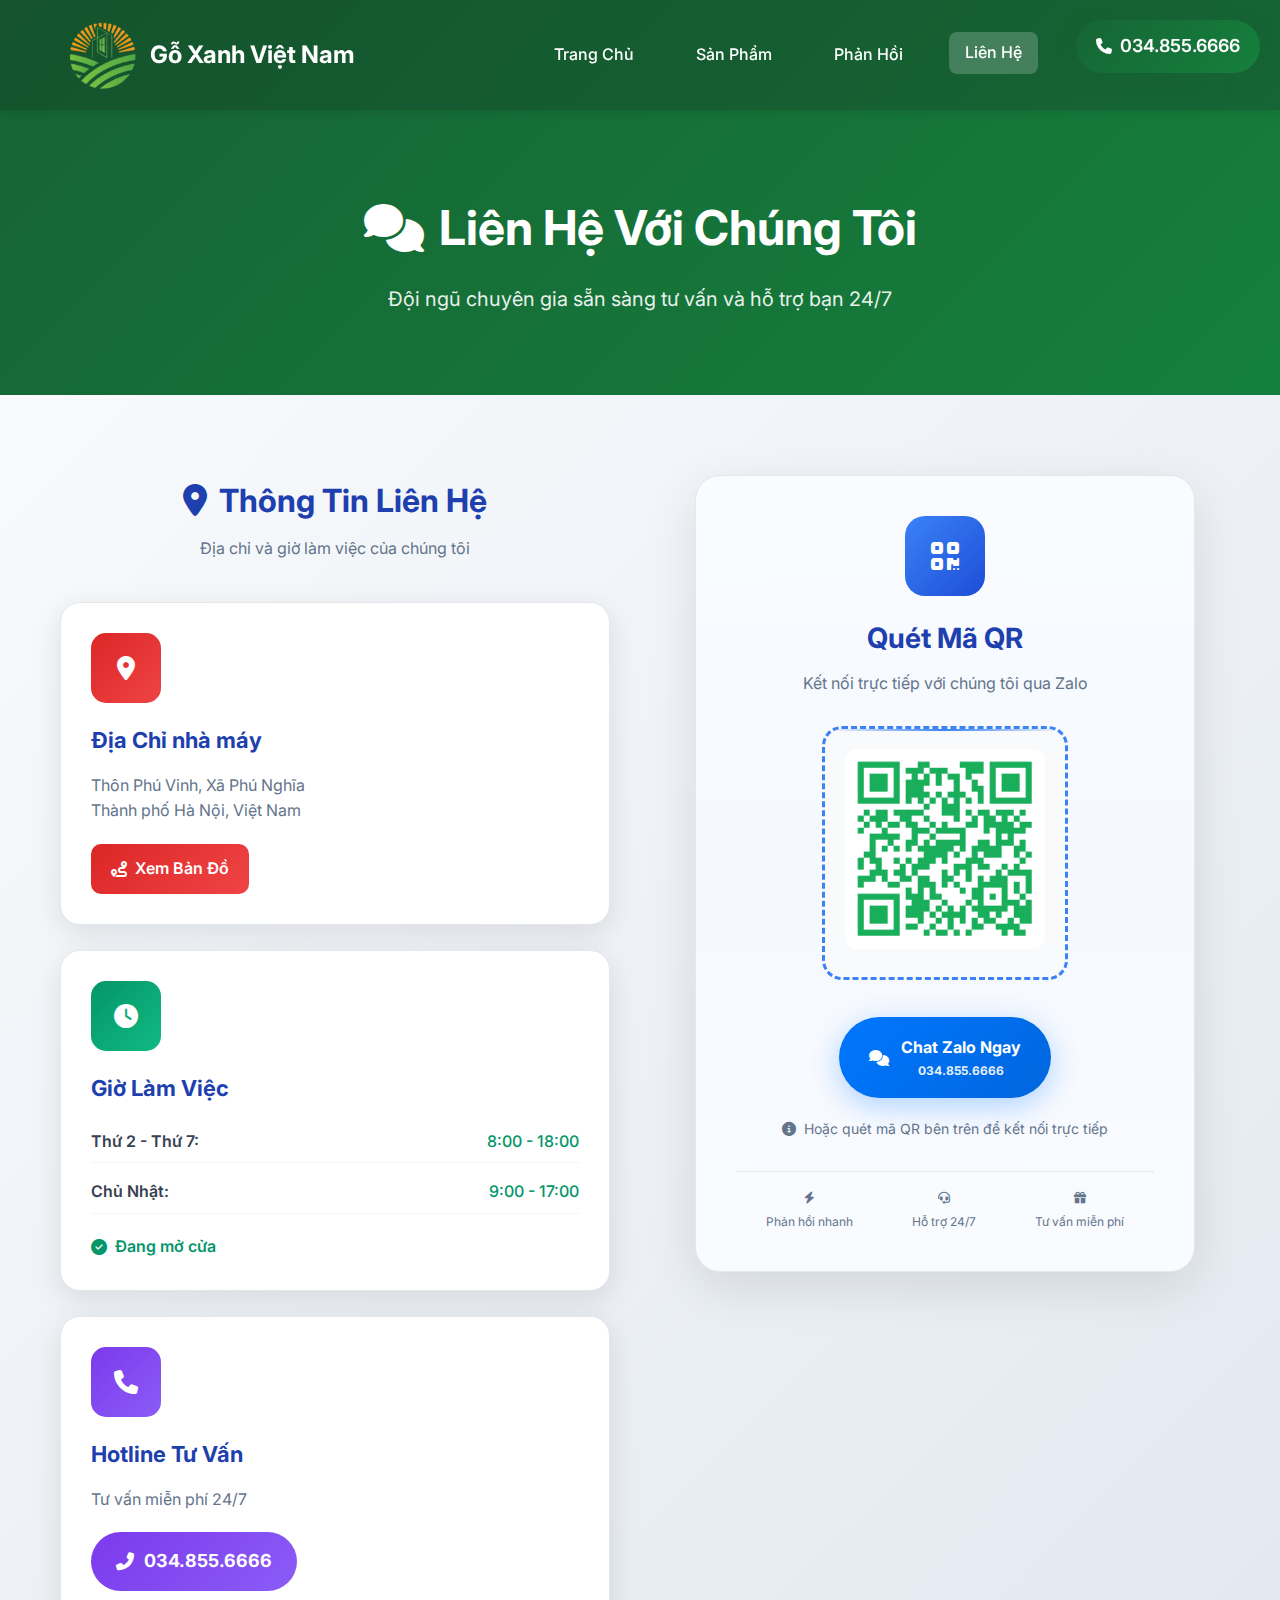
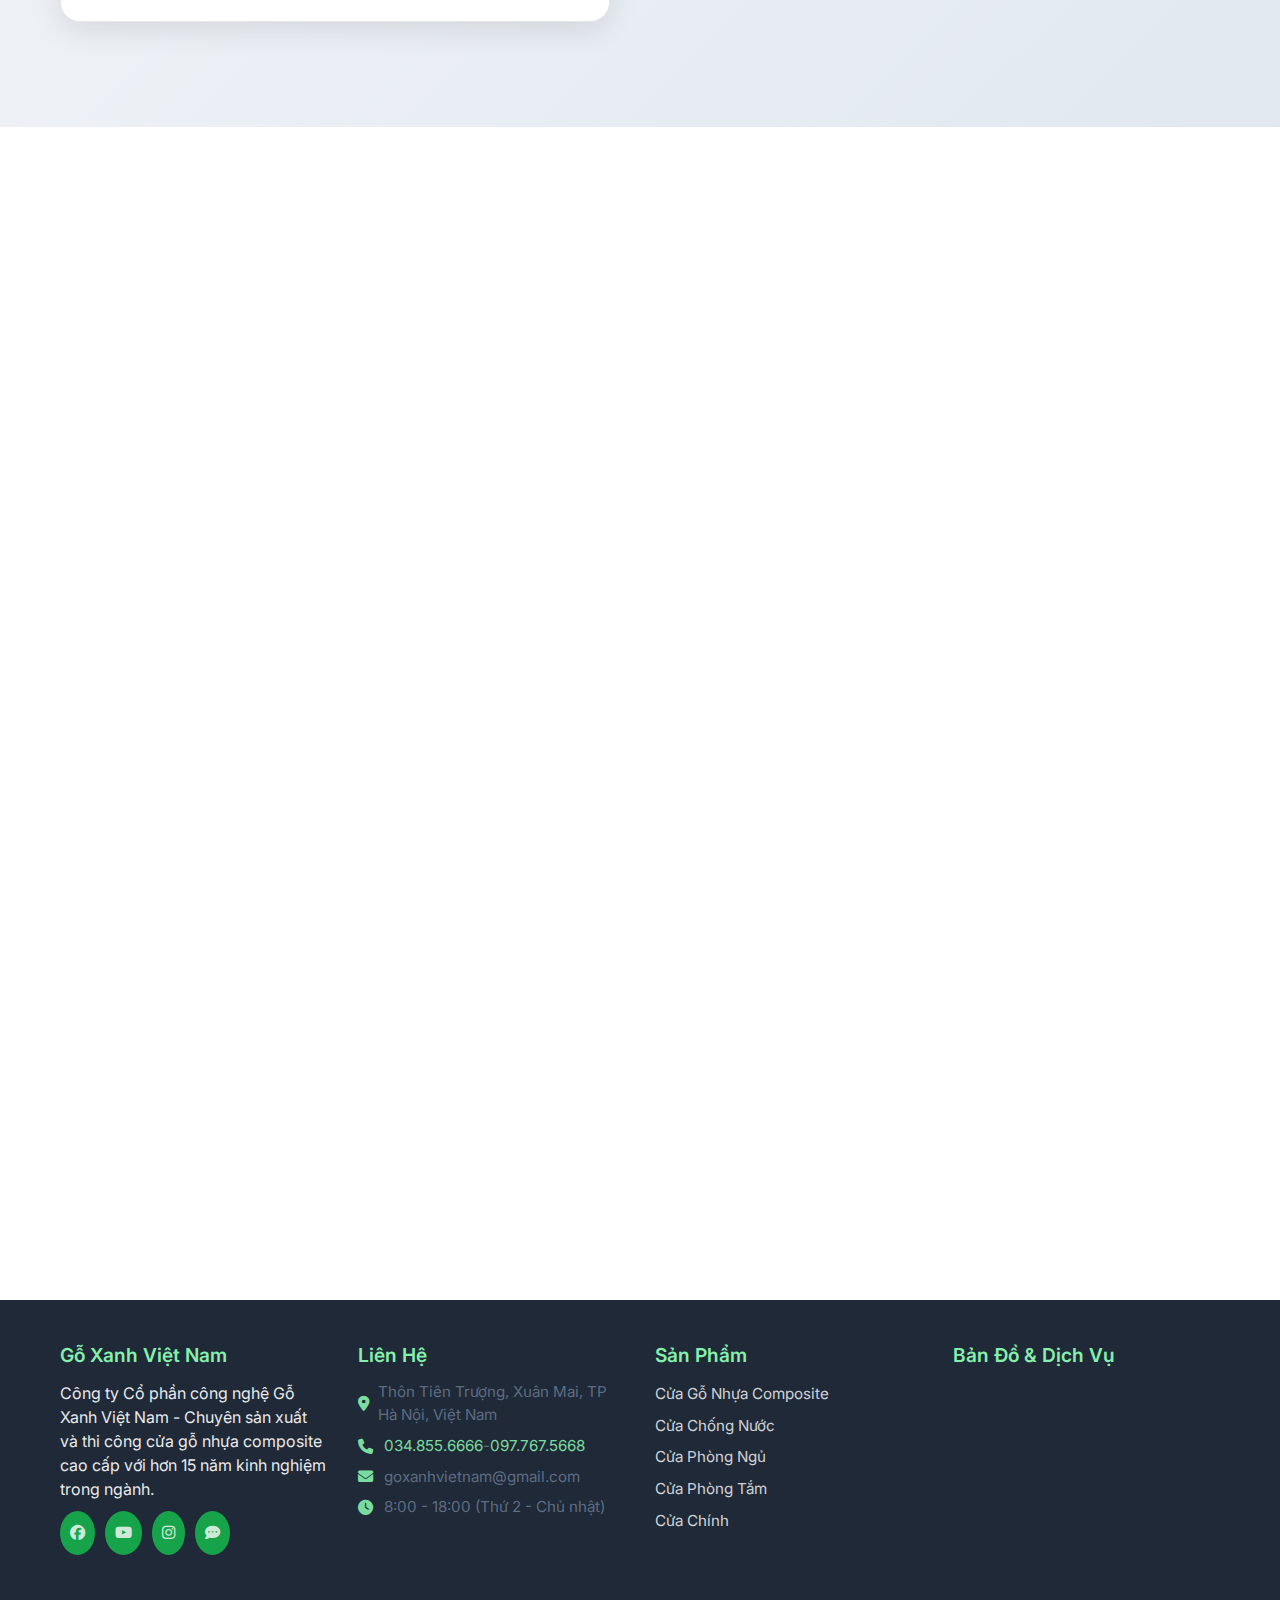
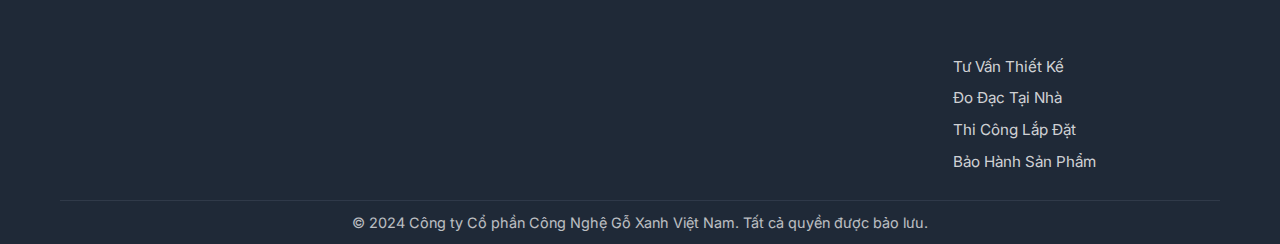
<file: contact.html>
<!DOCTYPE html>
<html lang="vi">
<head>
    <meta charset="UTF-8">
    <meta name="viewport" content="width=device-width, initial-scale=1.0">
    <title>Liên Hệ - Gỗ Xanh Việt Nam| Tư Vấn Miễn Phí Cửa Gỗ Nhựa Composite</title>
    <meta name="description" content="Liên hệ Công ty Cổ phần công nghệ Gỗ Xanh Việt Nam để được tư vấn miễn phí về cửa gỗ nhựa composite.  .">
    <link rel="preconnect" href="https://fonts.googleapis.com">
    <link rel="preconnect" href="https://fonts.gstatic.com" crossorigin>
    <link href="https://fonts.googleapis.com/css2?family=Inter:wght@300;400;500;600;700&display=swap" rel="stylesheet">
    <link rel="stylesheet" href="https://cdnjs.cloudflare.com/ajax/libs/font-awesome/6.4.0/css/all.min.css">
    <link rel="stylesheet" href="styles.css">
    <link rel="icon" href="./anh/logo.png">
    <style>
    
/* Contact Main Section */
.contact-main-section {
    padding: 80px 0;
    background: linear-gradient(135deg, #f8fafc, #e2e8f0);
}

.contact-two-columns {
    display: grid;
    grid-template-columns: 1fr 1fr;
    gap: 60px;
    align-items: start;
}

/* Left Column Styles */
.contact-left-column {
    space-y: 30px;
}

.section-title {
    text-align: center;
    margin-bottom: 40px;
}

.section-title h2 {
    font-size: 32px;
    font-weight: 700;
    color: #1e40af;
    margin-bottom: 10px;
    display: flex;
    align-items: center;
    justify-content: center;
    gap: 12px;
}

.section-title p {
    color: #64748b;
    font-size: 16px;
}

.contact-info-card {
    background: white;
    border-radius: 20px;
    padding: 30px;
    margin-bottom: 25px;
    box-shadow: 0 8px 30px rgba(0, 0, 0, 0.1);
    border: 1px solid #e5e7eb;
    position: relative;
    overflow: hidden;
    transition: all 0.4s cubic-bezier(0.4, 0, 0.2, 1);
    cursor: pointer;
}

.contact-info-card::before {
    content: '';
    position: absolute;
    top: 0;
    left: -100%;
    width: 100%;
    height: 100%;
    background: linear-gradient(90deg, transparent, rgba(255,255,255,0.4), transparent);
    transition: left 0.5s ease;
}

.contact-info-card:hover::before {
    left: 100%;
}

.contact-info-card:hover {
    transform: translateY(-10px) scale(1.02);
    box-shadow: 0 20px 60px rgba(3, 105, 161, 0.15);
}

.card-overlay {
    position: absolute;
    top: 0;
    left: 0;
    right: 0;
    bottom: 0;
    background: linear-gradient(135deg, rgba(3, 105, 161, 0.05), rgba(2, 132, 199, 0.05));
    opacity: 0;
    transition: opacity 0.3s ease;
}

.contact-info-card:hover .card-overlay {
    opacity: 1;
}

.address-card .card-icon {
    background: linear-gradient(135deg, #dc2626, #ef4444);
}

.hours-card .card-icon {
    background: linear-gradient(135deg, #059669, #10b981);
}

.phone-card .card-icon {
    background: linear-gradient(135deg, #7c3aed, #8b5cf6);
}

.card-icon {
    width: 70px;
    height: 70px;
    border-radius: 15px;
    display: flex;
    align-items: center;
    justify-content: center;
    margin-bottom: 20px;
    transition: all 0.3s ease;
}

.contact-info-card:hover .card-icon {
    transform: scale(1.1) rotate(10deg);
}

.card-icon i {
    color: white;
    font-size: 24px;
}

.card-content {
    position: relative;
    z-index: 2;
}

.card-content h3 {
    font-size: 22px;
    font-weight: 700;
    color: #1e40af;
    margin-bottom: 15px;
    transition: color 0.3s ease;
}

.contact-info-card:hover .card-content h3 {
    color: #0369a1;
}

.card-content p {
    color: #64748b;
    margin-bottom: 20px;
    line-height: 1.6;
}

.hours-list {
    margin-bottom: 20px;
}

.hour-item {
    display: flex;
    justify-content: space-between;
    margin-bottom: 8px;
    padding: 8px 0;
    border-bottom: 1px solid #f1f5f9;
}

.day {
    font-weight: 600;
    color: #374151;
}

.time {
    color: #059669;
    font-weight: 500;
}

.status-open {
    color: #059669;
    font-weight: 600;
    display: flex;
    align-items: center;
    gap: 8px;
}

.btn-map {
    display: inline-flex;
    align-items: center;
    gap: 8px;
    background: linear-gradient(135deg, #dc2626, #ef4444);
    color: white;
    padding: 12px 20px;
    border-radius: 10px;
    text-decoration: none;
    font-weight: 600;
    transition: all 0.3s ease;
    position: relative;
    overflow: hidden;
}

.btn-map::before {
    content: '';
    position: absolute;
    top: 0;
    left: -100%;
    width: 100%;
    height: 100%;
    background: linear-gradient(90deg, transparent, rgba(255,255,255,0.3), transparent);
    transition: left 0.5s ease;
}

.btn-map:hover::before {
    left: 100%;
}

.btn-map:hover {
    transform: translateY(-2px);
    box-shadow: 0 8px 25px rgba(220, 38, 38, 0.3);
}

.phone-number {
    display: inline-flex;
    align-items: center;
    gap: 10px;
    background: linear-gradient(135deg, #7c3aed, #8b5cf6);
    color: white;
    padding: 15px 25px;
    border-radius: 50px;
    text-decoration: none;
    font-weight: 700;
    font-size: 18px;
    transition: all 0.3s ease;
    position: relative;
    overflow: hidden;
}

.phone-number::before {
    content: '';
    position: absolute;
    top: 0;
    left: -100%;
    width: 100%;
    height: 100%;
    background: linear-gradient(90deg, transparent, rgba(255,255,255,0.3), transparent);
    transition: left 0.5s ease;
}

.phone-number:hover::before {
    left: 100%;
}

.phone-number:hover {
    transform: scale(1.05);
    box-shadow: 0 8px 30px rgba(124, 58, 237, 0.4);
}

/* Right Column - QR Code Styles */
.contact-right-column {
    display: flex;
    align-items: center;
    justify-content: center;
    min-height: 600px;
}

.qr-main-container {
    background: white;
    border-radius: 25px;
    padding: 40px;
    text-align: center;
    box-shadow: 0 15px 50px rgba(0, 0, 0, 0.1);
    border: 1px solid #e5e7eb;
    position: relative;
    overflow: hidden;
    transition: all 0.4s ease;
    width: 100%;
    max-width: 500px;
}

.qr-main-container::before {
    content: '';
    position: absolute;
    top: -50%;
    left: -50%;
    width: 200%;
    height: 200%;
    background: linear-gradient(45deg, transparent, rgba(59, 130, 246, 0.05), transparent);
    transform: rotate(-45deg);
    transition: transform 0.6s ease;
}

.qr-main-container:hover::before {
    transform: rotate(-45deg) scale(1.2);
}

.qr-main-container:hover {
    transform: translateY(-8px);
    box-shadow: 0 25px 80px rgba(59, 130, 246, 0.15);
}

.qr-header {
    margin-bottom: 30px;
    position: relative;
    z-index: 2;
}

.qr-icon {
    width: 80px;
    height: 80px;
    background: linear-gradient(135deg, #3b82f6, #1d4ed8);
    border-radius: 20px;
    display: flex;
    align-items: center;
    justify-content: center;
    margin: 0 auto 20px;
    transition: all 0.3s ease;
}

.qr-main-container:hover .qr-icon {
    transform: scale(1.1) rotate(10deg);
}

.qr-icon i {
    color: white;
    font-size: 32px;
}

.qr-header h2 {
    font-size: 28px;
    font-weight: 700;
    color: #1e40af;
    margin-bottom: 10px;
}

.qr-header p {
    color: #64748b;
    font-size: 16px;
}

.qr-code-section {
    margin: 30px 0;
    position: relative;
}

.qr-code-frame {
    display: inline-block;
    padding: 20px;
    border: 3px dashed #3b82f6;
    border-radius: 20px;
    background: #f8fafc;
    position: relative;
    overflow: hidden;
    transition: all 0.3s ease;
}

.qr-code-frame:hover {
    border-color: #1d4ed8;
    background: #eff6ff;
    transform: scale(1.05);
}

.qr-code-frame img {
    width: 200px;
    height: 200px;
    border-radius: 12px;
    object-fit: cover;
}

.qr-scan-line {
    position: absolute;
    top: 0;
    left: 0;
    right: 0;
    height: 2px;
    background: linear-gradient(90deg, transparent, #3b82f6, transparent);
    animation: scan 2s infinite;
}

@keyframes scan {
    0% { transform: translateY(0); opacity: 1; }
    100% { transform: translateY(220px); opacity: 0; }
}

.qr-actions {
    margin: 30px 0;
    position: relative;
    z-index: 2;
}

.zalo-button {
    background: linear-gradient(135deg, #0077ff, #0066dd);
    color: white;
    padding: 18px 30px;
    border-radius: 50px;
    text-decoration: none;
    font-weight: 700;
    font-size: 16px;
    display: inline-flex;
    align-items: center;
    gap: 12px;
    transition: all 0.4s cubic-bezier(0.4, 0, 0.2, 1);
    position: relative;
    overflow: hidden;
    box-shadow: 0 8px 30px rgba(0, 119, 255, 0.3);
}

.button-ripple {
    position: absolute;
    top: 50%;
    left: 50%;
    width: 0;
    height: 0;
    background: rgba(255, 255, 255, 0.5);
    border-radius: 50%;
    transform: translate(-50%, -50%);
    transition: width 0.6s, height 0.6s;
}

.zalo-button:hover .button-ripple {
    width: 300px;
    height: 300px;
}

.zalo-button:hover {
    transform: translateY(-3px) scale(1.05);
    box-shadow: 0 15px 50px rgba(0, 119, 255, 0.4);
}

.button-text {
    position: relative;
    z-index: 2;
}

.zalo-phone {
    display: block;
    font-size: 12px;
    opacity: 0.9;
}

.qr-note {
    margin-top: 20px;
    color: #64748b;
    font-size: 14px;
    display: flex;
    align-items: center;
    justify-content: center;
    gap: 8px;
}

.contact-features {
    display: flex;
    justify-content: space-around;
    margin-top: 30px;
    padding-top: 20px;
    border-top: 1px solid #e5e7eb;
    position: relative;
    z-index: 2;
}

.feature-item {
    display: flex;
    flex-direction: column;
    align-items: center;
    gap: 8px;
    color: #64748b;
    font-size: 12px;
    transition: all 0.3s ease;
}



/* Why Choose Section */
.why-choose-section {
    padding: 80px 0;
    background: white;
}

.section-header {
    text-align: center;
    margin-bottom: 60px;
}



.reasons-grid {
    display: grid;
    grid-template-columns: repeat(auto-fit, minmax(280px, 1fr));
    gap: 40px;
}

.reason-item {
    background: linear-gradient(135deg, #f8fafc, #ffffff);
    padding: 40px 30px;
    border-radius: 20px;
    text-align: center;
    box-shadow: 0 8px 30px rgba(0, 0, 0, 0.08);
    border: 1px solid #e5e7eb;
    transition: all 0.4s cubic-bezier(0.4, 0, 0.2, 1);
    position: relative;
    overflow: hidden;
}

.reason-item::before {
    content: '';
    position: absolute;
    top: 0;
    left: -100%;
    width: 100%;
    height: 100%;
    background: linear-gradient(90deg, transparent, rgba(59, 130, 246, 0.1), transparent);
    transition: left 0.5s ease;
}

.reason-item:hover::before {
    left: 100%;
}

.reason-item:hover {
    transform: translateY(-12px) scale(1.03);
    box-shadow: 0 20px 60px rgba(59, 130, 246, 0.15);
    border-color: #3b82f6;
}

.reason-number {
    font-size: 48px;
    font-weight: 800;
    background: linear-gradient(135deg, #16a34a, #15803d);
    -webkit-background-clip: text;
    -webkit-text-fill-color: transparent;
    background-clip: text;
    margin-bottom: 20px;
    transition: all 0.3s ease;
}

.reason-icon {
    width: 80px;
    height: 80px;
    background: linear-gradient(135deg, #16a34a, #15803d);
    border-radius: 50%;
    display: flex;
    align-items: center;
    justify-content: center;
    margin: 0 auto 20px;
    transition: all 0.3s ease;
}

.reason-item:hover .reason-icon {
    transform: scale(1.1) rotate(10deg);
}

.reason-item h3 {
    font-size: 22px;
    font-weight: 700;
    color: #166534; /* xanh lá đậm */
    margin-bottom: 15px;
    transition: color 0.3s ease;
}

.reason-item:hover h3 {
    color: #16a34a;
}

.reason-item p {
    color: #374151;
    line-height: 1.7;
    font-size: 15px;
}

.reason-item:hover .reason-number {
    transform: scale(1.1) rotate(5deg);
}



.reason-item:hover .reason-icon {
    transform: scale(1.1) rotate(10deg);
}

.reason-icon i {
    color: white;
    font-size: 28px;
}



.reason-item p {
    color: #64748b;
    line-height: 1.7;
    font-size: 15px;
}





/* Responsive Design */
@media (max-width: 968px) {
    .contact-two-columns {
        grid-template-columns: 1fr;
        gap: 50px;
    }
    
    .contact-right-column {
        min-height: auto;
    }
}

@media (max-width: 768px) {
    .container {
        padding: 0 15px;
    }
    
   
    
    .page-header h1 {
        font-size: 32px;
        flex-direction: column;
        gap: 10px;
    }
    
    .section-header h2 {
        font-size: 28px;
    }
    
    .reasons-grid {
        grid-template-columns: 1fr;
        gap: 30px;
    }
    
    .footer-content {
        grid-template-columns: 1fr;
        text-align: center;
    }
    
    .hotline-fixed {
        top: 15px;
        right: 15px;
        padding: 10px 15px;
    }
    
    .hotline-fixed a {
        font-size: 14px;
    }
    
    .contact-info-card {
        padding: 25px 20px;
    }
    
    .qr-main-container {
        padding: 30px 20px;
    }
    
    .qr-code-frame img {
        width: 160px;
        height: 160px;
    }
    
    .contact-features {
        flex-direction: column;
        gap: 15px;
    }
    
    .feature-item {
        flex-direction: row;
        justify-content: center;
    }
}

@media (max-width: 480px) {
    .page-header h1 {
        font-size: 28px;
    }
    
    .section-header h2 {
        font-size: 24px;
    }
    
    .reason-number {
        font-size: 36px;
    }
    
    .zalo-button {
        padding: 15px 25px;
        font-size: 14px;
    }
}

/* Animation for smooth loading */
section {
    opacity: 0;
    animation: fadeInUp 0.8s ease-out forwards;
}

.contact-main-section { animation-delay: 0.2s; }
.why-choose-section { animation-delay: 0.4s; }

@keyframes fadeInUp {
    from {
        opacity: 0;
        transform: translateY(30px);
    }
    to {
        opacity: 1;
        transform: translateY(0);
    }
}
    </style>
</head>
<body>
 <!-- Hotline Fixed -->
 <div class="hotline-fixed">
    <a href="tel:0348556666">
        <i class="fas fa-phone hotline-icon"></i>
        034.855.6666
    </a>
</div>

<!-- Header -->
<header class="header">
    <div class="container">
        <div class="header-content">
            <div class="logo">
                <img src="./anh/logo.png" alt="">
                <span>Gỗ Xanh Việt Nam</span>
            </div>
            <nav class="nav">
                <a href="./index.html" class="nav-link ">Trang Chủ</a>
                <a href="./products.html" class="nav-link">Sản Phẩm</a>
                <a href="./feedback.html" class="nav-link">Phản Hồi</a>
                <a href="./contact.html"class="nav-link active">Liên Hệ</a>
            </nav>
            <div class="contact-info">
                
            </div>
        </div>
    </div>
</header>

<!-- Page Header -->
<section class="page-header">
    <div class="container">
        <h1><i class="fas fa-comments"></i> Liên Hệ Với Chúng Tôi</h1>
        <p>Đội ngũ chuyên gia sẵn sàng tư vấn và hỗ trợ bạn 24/7</p>
    </div>
</section>

<!-- Contact Information - Two Column Layout -->
<section class="contact-main-section">
    <div class="container">
        <div class="contact-two-columns">
            
            <!-- Left Column - Address & Working Hours -->
            <div class="contact-left-column">
                <div class="section-title">
                    <h2><i class="fas fa-map-marker-alt"></i> Thông Tin Liên Hệ</h2>
                    <p>Địa chỉ và giờ làm việc của chúng tôi</p>
                </div>

                <!-- Address Card -->
                <div class="contact-info-card address-card">
                    <div class="card-icon">
                        <i class="fas fa-map-marker-alt"></i>
                    </div>
                    <div class="card-content">
                        <h3>Địa Chỉ nhà máy</h3>
                        <p>Thôn Phú Vinh, Xã Phú Nghĩa<br>Thành phố Hà Nội, Việt Nam</p>
                        <a href="#" class="btn-map">
                            <i class="fas fa-route"></i>
                            Xem Bản Đồ
                        </a>
                    </div>
                    <div class="card-overlay"></div>
                </div>

                <!-- Working Hours Card -->
                <div class="contact-info-card hours-card">
                    <div class="card-icon">
                        <i class="fas fa-clock"></i>
                    </div>
                    <div class="card-content">
                        <h3>Giờ Làm Việc</h3>
                        <div class="hours-list">
                            <div class="hour-item">
                                <span class="day">Thứ 2 - Thứ 7:</span>
                                <span class="time">8:00 - 18:00</span>
                            </div>
                            <div class="hour-item">
                                <span class="day">Chủ Nhật:</span>
                                <span class="time">9:00 - 17:00</span>
                            </div>
                        </div>
                        <div class="status-open">
                            <i class="fas fa-check-circle"></i>
                            Đang mở cửa
                        </div>
                    </div>
                    <div class="card-overlay"></div>
                </div>

                <!-- Phone Card -->
                <div class="contact-info-card phone-card">
                    <div class="card-icon">
                        <i class="fas fa-phone"></i>
                    </div>
                    <div class="card-content">
                        <h3>Hotline Tư Vấn</h3>
                        <p>Tư vấn miễn phí 24/7</p>
                        <a href="tel:0348556666" class="phone-number">
                            <i class="fas fa-phone-alt"></i>
                            034.855.6666
                        </a>
                    </div>
                    <div class="card-overlay"></div>
                </div>
            </div>

            <!-- Right Column - QR Code & Zalo -->
            <div class="contact-right-column">
                <div class="qr-main-container">
                    <div class="qr-header">
                        <div class="qr-icon">
                            <i class="fas fa-qrcode"></i>
                        </div>
                        <h2>Quét Mã QR</h2>
                        <p>Kết nối trực tiếp với chúng tôi qua Zalo</p>
                    </div>
                    
                    <div class="qr-code-section">
                        <div class="qr-code-frame">
                            <img src="./anh/QR.png.png" alt="QR Code Zalo Việt Wood" />
                            <div class="qr-scan-line"></div>
                        </div>
                    </div>
                    
                    <div class="qr-actions">
                        <a href="https://zalo.me/0348556666" target="_blank" rel="noopener noreferrer" class="zalo-button">
                            <i class="fas fa-comments"></i>
                            <span class="button-text">
                                Chat Zalo Ngay
                                <span class="zalo-phone"> 034.855.6666</span>
                            </span>
                            <div class="button-ripple"></div>
                        </a>
                        <p class="qr-note">
                            <i class="fas fa-info-circle"></i>
                            Hoặc quét mã QR bên trên để kết nối trực tiếp
                        </p>
                    </div>

                    <div class="contact-features">
                        <div class="feature-item">
                            <i class="fas fa-bolt"></i>
                            <span>Phản hồi nhanh</span>
                        </div>
                        <div class="feature-item">
                            <i class="fas fa-headset"></i>
                            <span>Hỗ trợ 24/7</span>
                        </div>
                        <div class="feature-item">
                            <i class="fas fa-gift"></i>
                            <span>Tư vấn miễn phí</span>
                        </div>
                    </div>
                </div>
            </div>
        </div>
    </div>
</section>

<!-- Why Choose Us -->
<section class="why-choose-section">
    <div class="container">
        <div class="section-header">
            <h2><i class="fas fa-star"></i> Tại Sao Chọn Gỗ Xanh Việt Nam</h2>
            <p>5 lý do khiến khách hàng tin tưởng lựa chọn chúng tôi</p>
        </div>
        <div class="reasons-grid">
            <div class="reason-item">
                <div class="reason-number">01</div>
                <div class="reason-icon">
                    <i class="fas fa-award"></i>
                </div>
                <h3>Kinh Nghiệm Lâu Năm</h3>
                <p>Hơn 15 năm trong ngành sản xuất cửa gỗ nhựa, am hiểu sâu sắc về sản phẩm và nhu cầu khách hàng.</p>
            </div>
            <div class="reason-item">
                <div class="reason-number">02</div>
                <div class="reason-icon">
                    <i class="fas fa-shield-alt"></i>
                </div>
                <h3>Chất Lượng Đảm Bảo</h3>
                <p>Sản phẩm được kiểm tra chất lượng nghiêm ngặt, đạt tiêu chuẩn quốc tế về độ bền và an toàn.</p>
            </div>
            <div class="reason-item">
                <div class="reason-number">03</div>
                <div class="reason-icon">
                    <i class="fas fa-dollar-sign"></i>
                </div>
                <h3>Giá Cả Cạnh Tranh</h3>
                <p>Giá trực tiếp từ nhà sản xuất, không qua trung gian, đảm bảo giá tốt nhất thị trường.</p>
            </div>
            <div class="reason-item">
                <div class="reason-number">04</div>
                <div class="reason-icon">
                    <i class="fas fa-tools"></i>
                </div>
                <h3>Thi Công Chuyên Nghiệp</h3>
                <p>Đội ngũ thợ giàu kinh nghiệm, thi công nhanh chóng, đảm bảo tiến độ và chất lượng.</p>
            </div>
            <div class="reason-item">
                <div class="reason-number">05</div>
                <div class="reason-icon">
                    <i class="fas fa-handshake"></i>
                </div>
                <h3>Hậu Mãi Tận Tâm</h3>
                <p>Bảo hành lên đến 10 năm, hỗ trợ khách hàng 24/7, dịch vụ sửa chữa nhanh chóng.</p>
            </div>
        </div>
    </div>
</section>

  <!-- Footer -->
  <footer class="footer">
    <div class="container">
        <div class="footer-content">
            <div class="footer-section">
                <h3>Gỗ Xanh Việt Nam</h3>
                <p>Công ty Cổ phần công nghệ Gỗ Xanh Việt Nam - Chuyên sản xuất và thi công cửa gỗ nhựa composite cao cấp với hơn 15 năm kinh nghiệm trong ngành.</p>
                <div class="social-links">
                    <a href="#"><i class="fab fa-facebook"></i></a>
                    <a href="#"><i class="fab fa-youtube"></i></a>
                    <a href="#"><i class="fab fa-instagram"></i></a>
                    <a href="#"><i class="fas fa-comment-dots"></i></a>
                </div>
            </div>
            <div class="footer-section">
                <h3>Liên Hệ</h3>
                <div class="contact-info">
                    <p><i class="fas fa-map-marker-alt"></i> Thôn Tiên Trượng, Xuân Mai, TP Hà Nội, Việt Nam</p>
                    <p><i class="fas fa-phone"></i> <a href="tel:0348556666">034.855.6666</a> - <a href="tel:0977675668">097.767.5668</a></p>
                    <p><i class="fas fa-envelope"></i> goxanhvietnam@gmail.com</p>
                    <p><i class="fas fa-clock"></i> 8:00 - 18:00 (Thứ 2 - Chủ nhật)</p>
                </div>
            </div>
            <div class="footer-section">
                <h3>Sản Phẩm</h3>
                <ul>
                    <li><a href="#products">Cửa Gỗ Nhựa Composite</a></li>
                    <li><a href="#products">Cửa Chống Nước</a></li>
                    <li><a href="#products">Cửa Phòng Ngủ</a></li>
                    <li><a href="#products">Cửa Phòng Tắm</a></li>
                    <li><a href="#products">Cửa Chính</a></li>
                </ul>
            </div>
            <div class="footer-section">
                <h3>Bản Đồ & Dịch Vụ</h3>
                <div class="map-container">
                    <iframe
                    src="https://www.google.com/maps/embed?pb=!1m17!1m12!1m3!1d3411.6183579206527!2d105.59263547525337!3d20.90992168070985!2m3!1f0!2f0!3f0!3m2!1i1024!2i768!4f13.1!3m2!1m1!2zMjDCsDU0JzM1LjciTiAxMDXCsDM1JzQyLjgiRQ!5e1!3m2!1sen!2s!4v1761279597073!5m2!1sen!2s"
                        width="100%"
                        height="200"
                        style="border:0; border-radius: 10px;"
                        allowfullscreen=""
                        loading="lazy">
                    </iframe>
                </div>
                <ul style="margin-top: 15px;">
                    <li><a href="#contact">Tư Vấn Thiết Kế</a></li>
                    <li><a href="#contact">Đo Đạc Tại Nhà</a></li>
                    <li><a href="#contact">Thi Công Lắp Đặt</a></li>
                    <li><a href="#contact">Bảo Hành Sản Phẩm</a></li>
                </ul>
            </div>
        </div>
        <div class="footer-bottom">
            <p>&copy; 2024 Công ty Cổ phần Công Nghệ Gỗ Xanh Việt Nam. Tất cả quyền được bảo lưu.</p>
        </div>
    </div>
</footer>


<script>
document.addEventListener('DOMContentLoaded', function() {
    // Animate sections on scroll
    const sections = document.querySelectorAll('section');
    const observerOptions = {
        threshold: 0.1,
        rootMargin: '0px 0px -50px 0px'
    };

    const observer = new IntersectionObserver(function(entries) {
        entries.forEach(entry => {
            if (entry.isIntersecting) {
                entry.target.style.opacity = '1';
                entry.target.style.transform = 'translateY(0)';
            }
        });
    }, observerOptions);

    sections.forEach(section => {
        section.style.opacity = '0';
        section.style.transform = 'translateY(30px)';
        section.style.transition = 'all 0.8s ease-out';
        observer.observe(section);
    });

    // Reason items staggered animation
    const reasonItems = document.querySelectorAll('.reason-item');
    const reasonObserver = new IntersectionObserver(function(entries) {
        entries.forEach((entry, index) => {
            if (entry.isIntersecting) {
                setTimeout(() => {
                    entry.target.style.opacity = '1';
                    entry.target.style.transform = 'translateY(0)';
                }, index * 150);
            }
        });
    }, observerOptions);

    reasonItems.forEach(item => {
        item.style.opacity = '0';
        item.style.transform = 'translateY(30px)';
        item.style.transition = 'all 0.6s ease-out';
        reasonObserver.observe(item);
    });
});
</script>
</body>
</html>
</file>
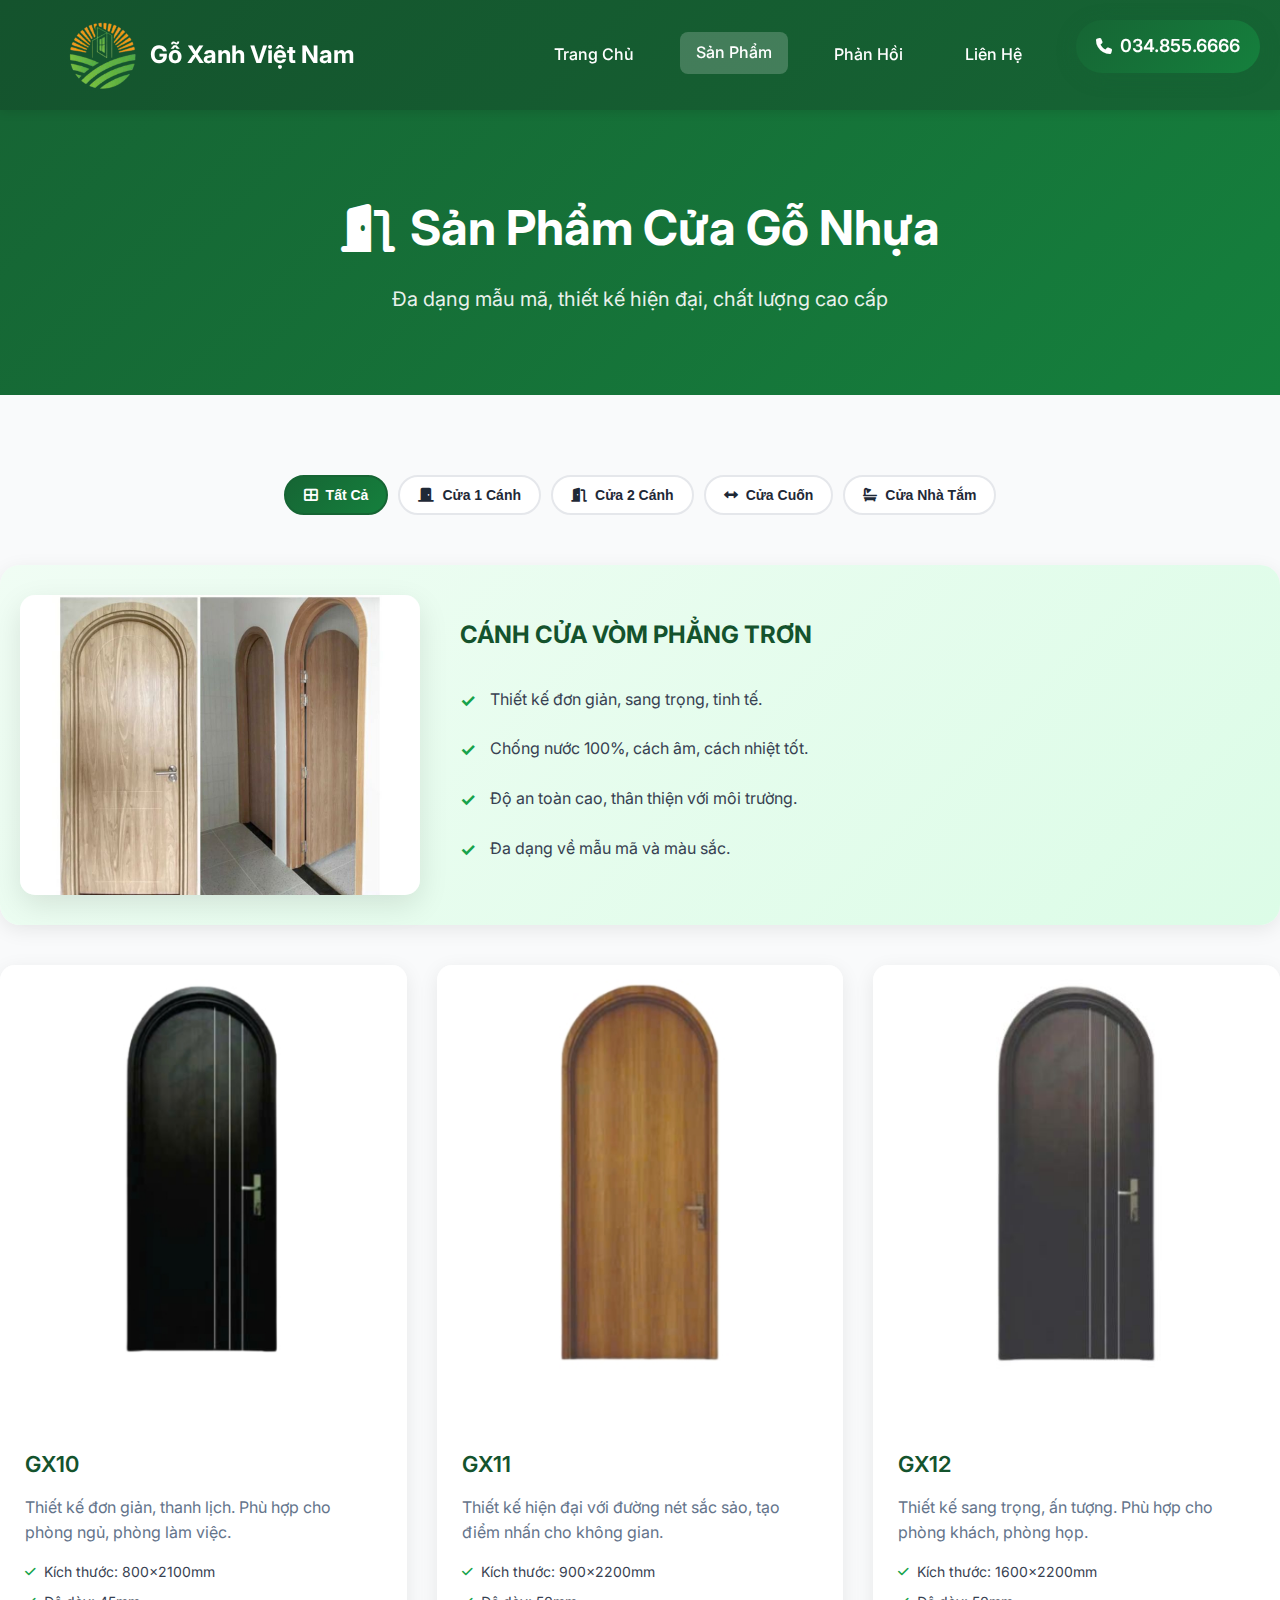
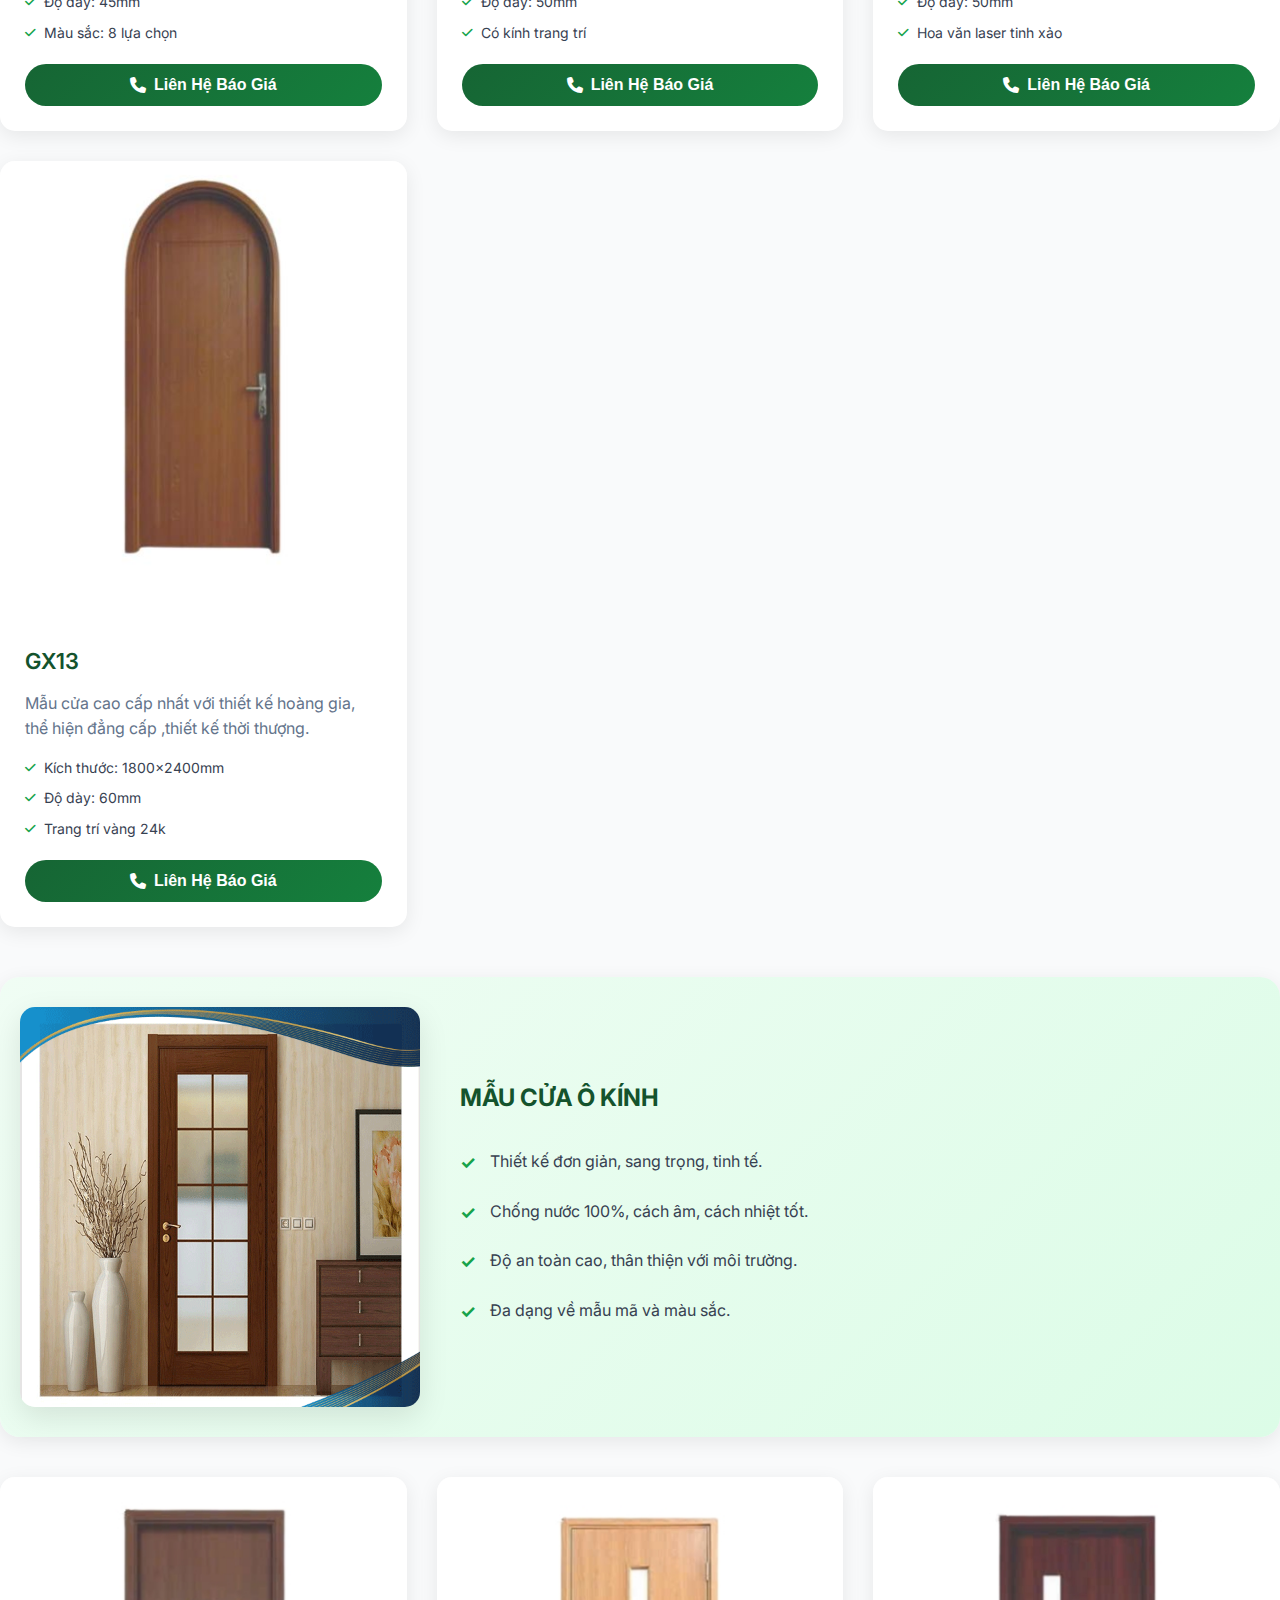
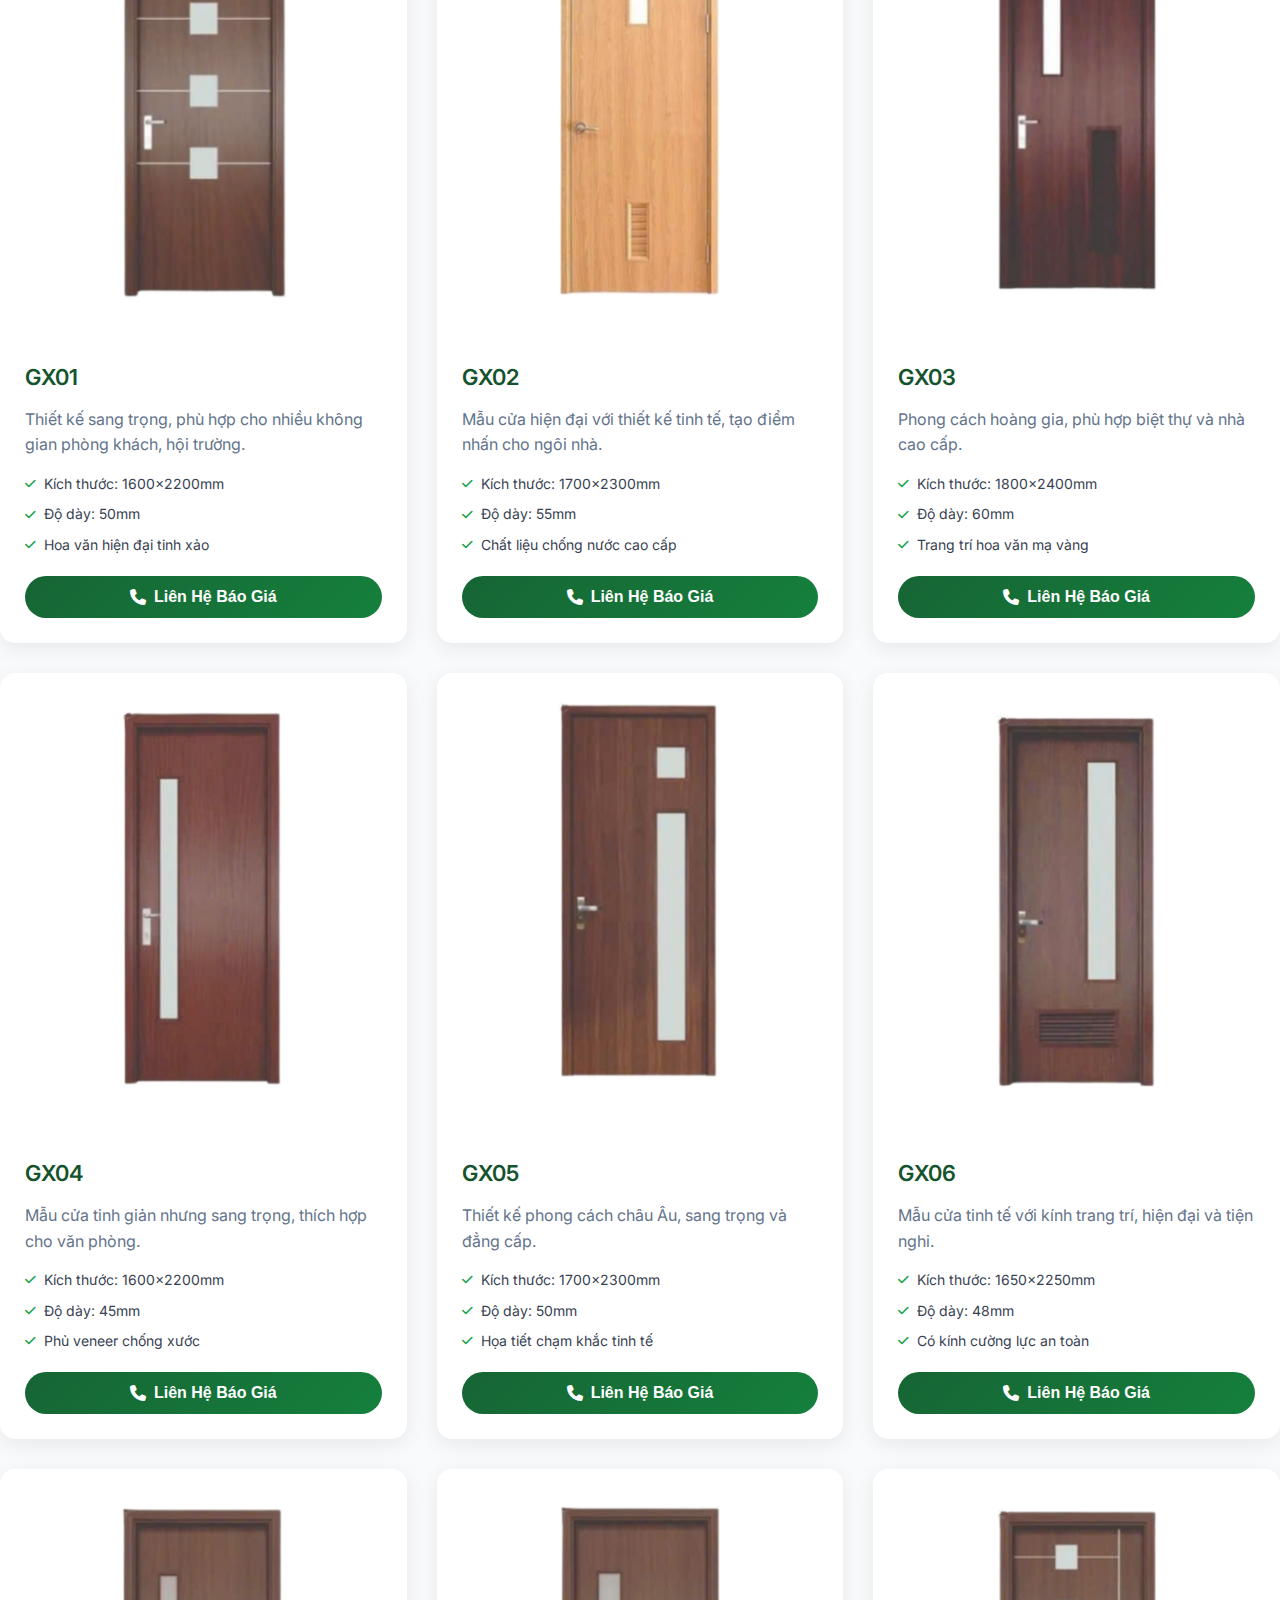
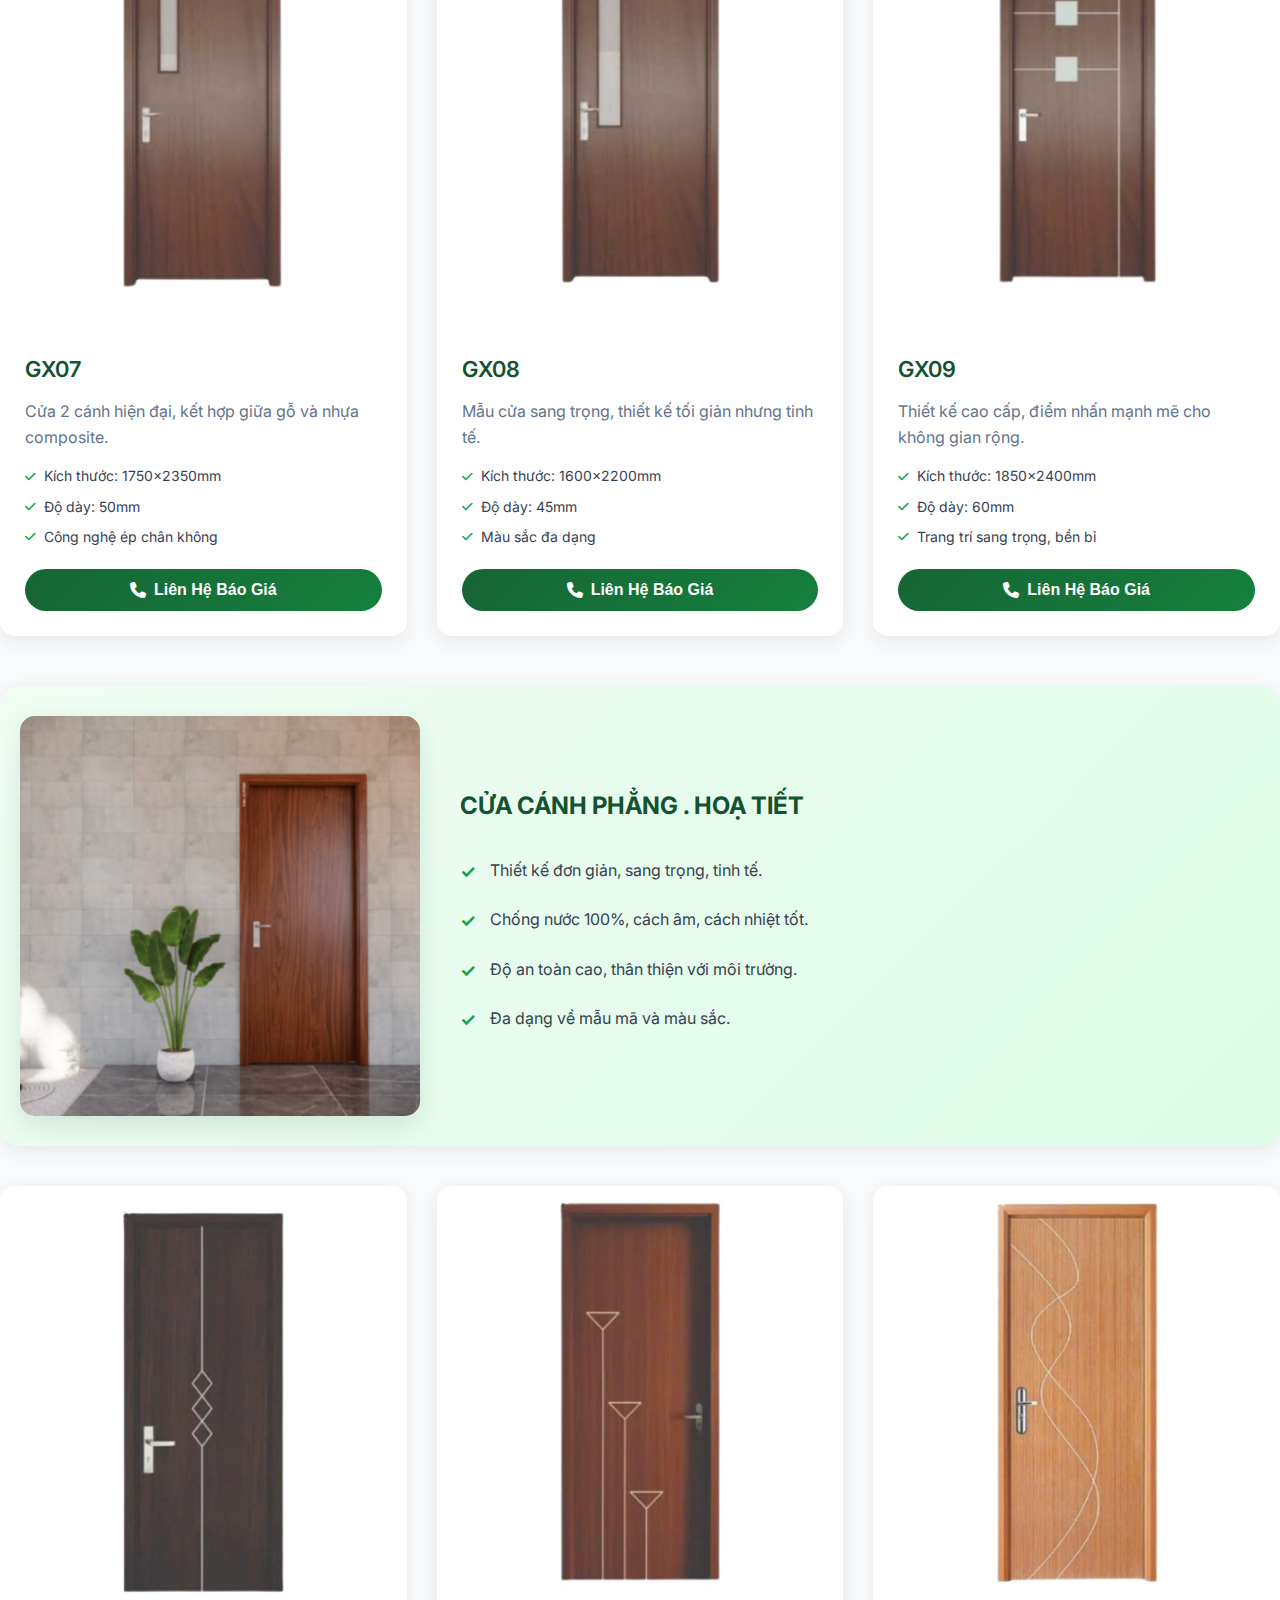
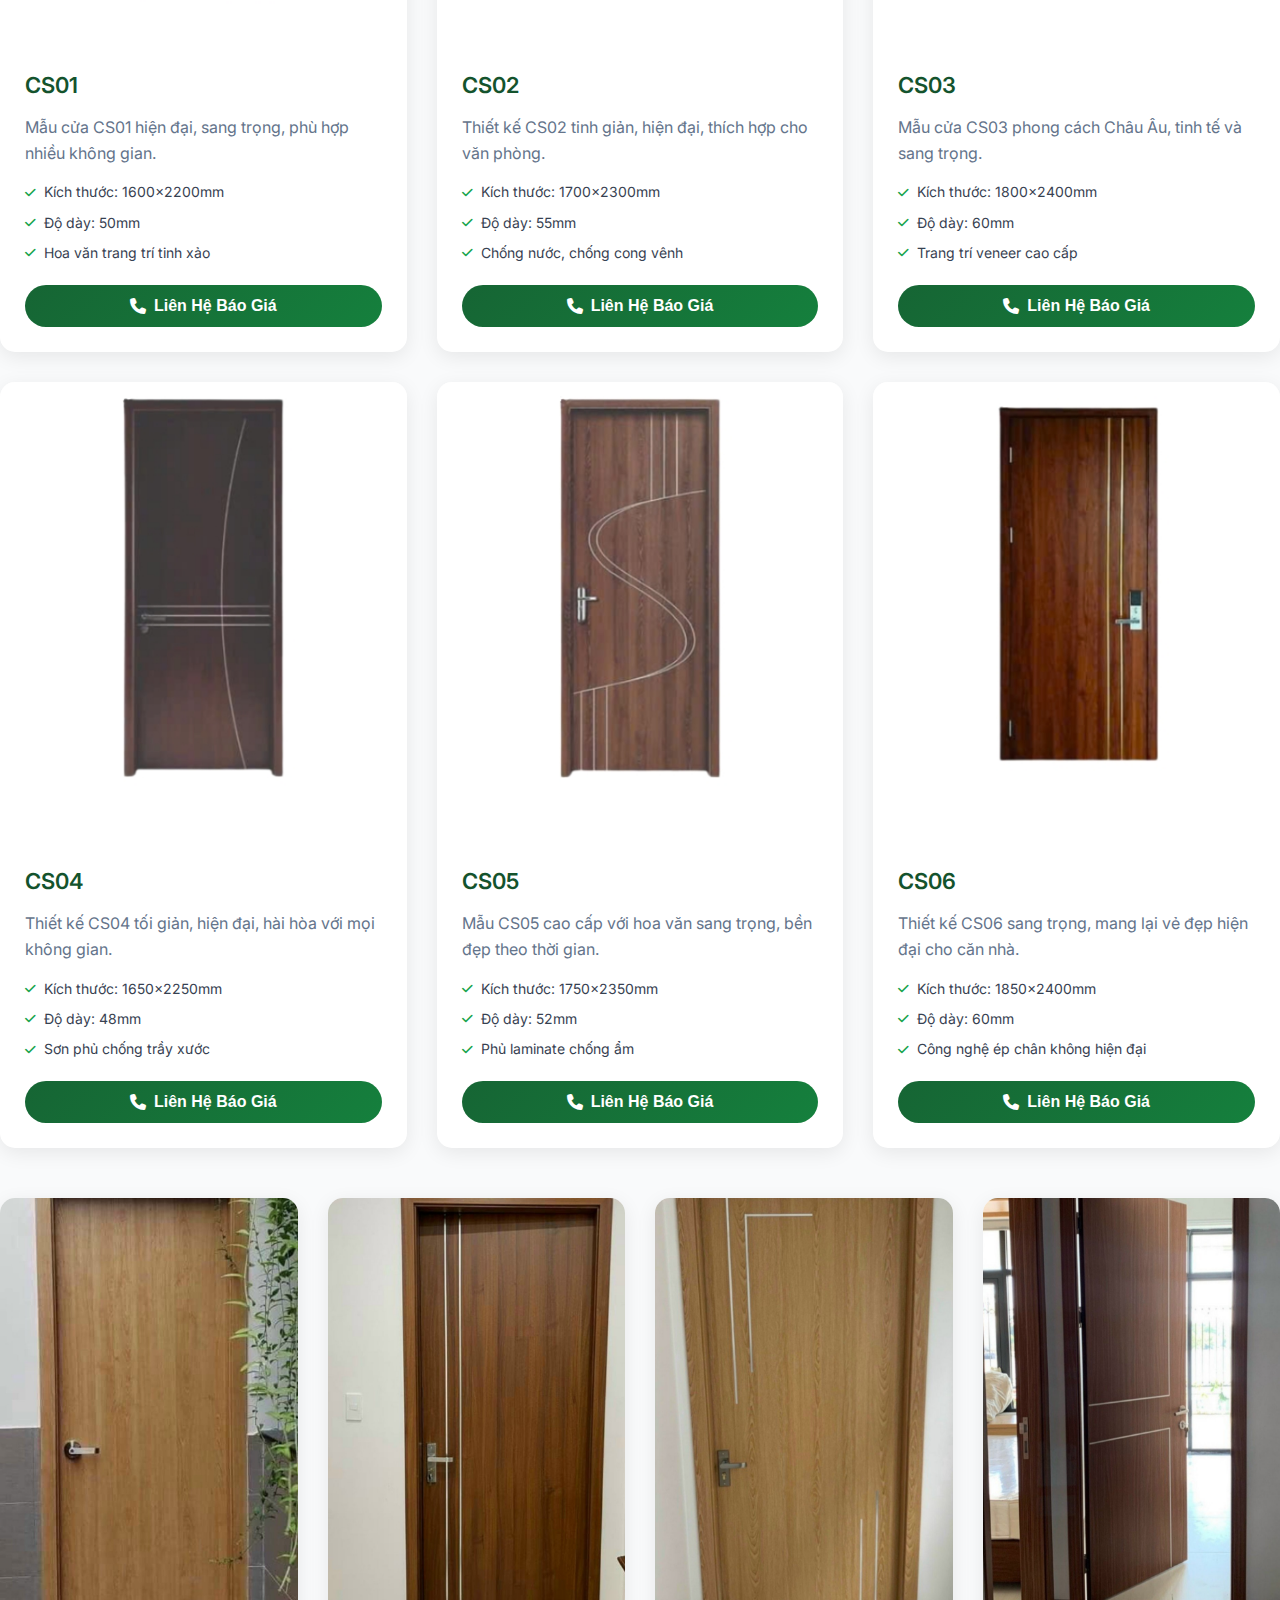
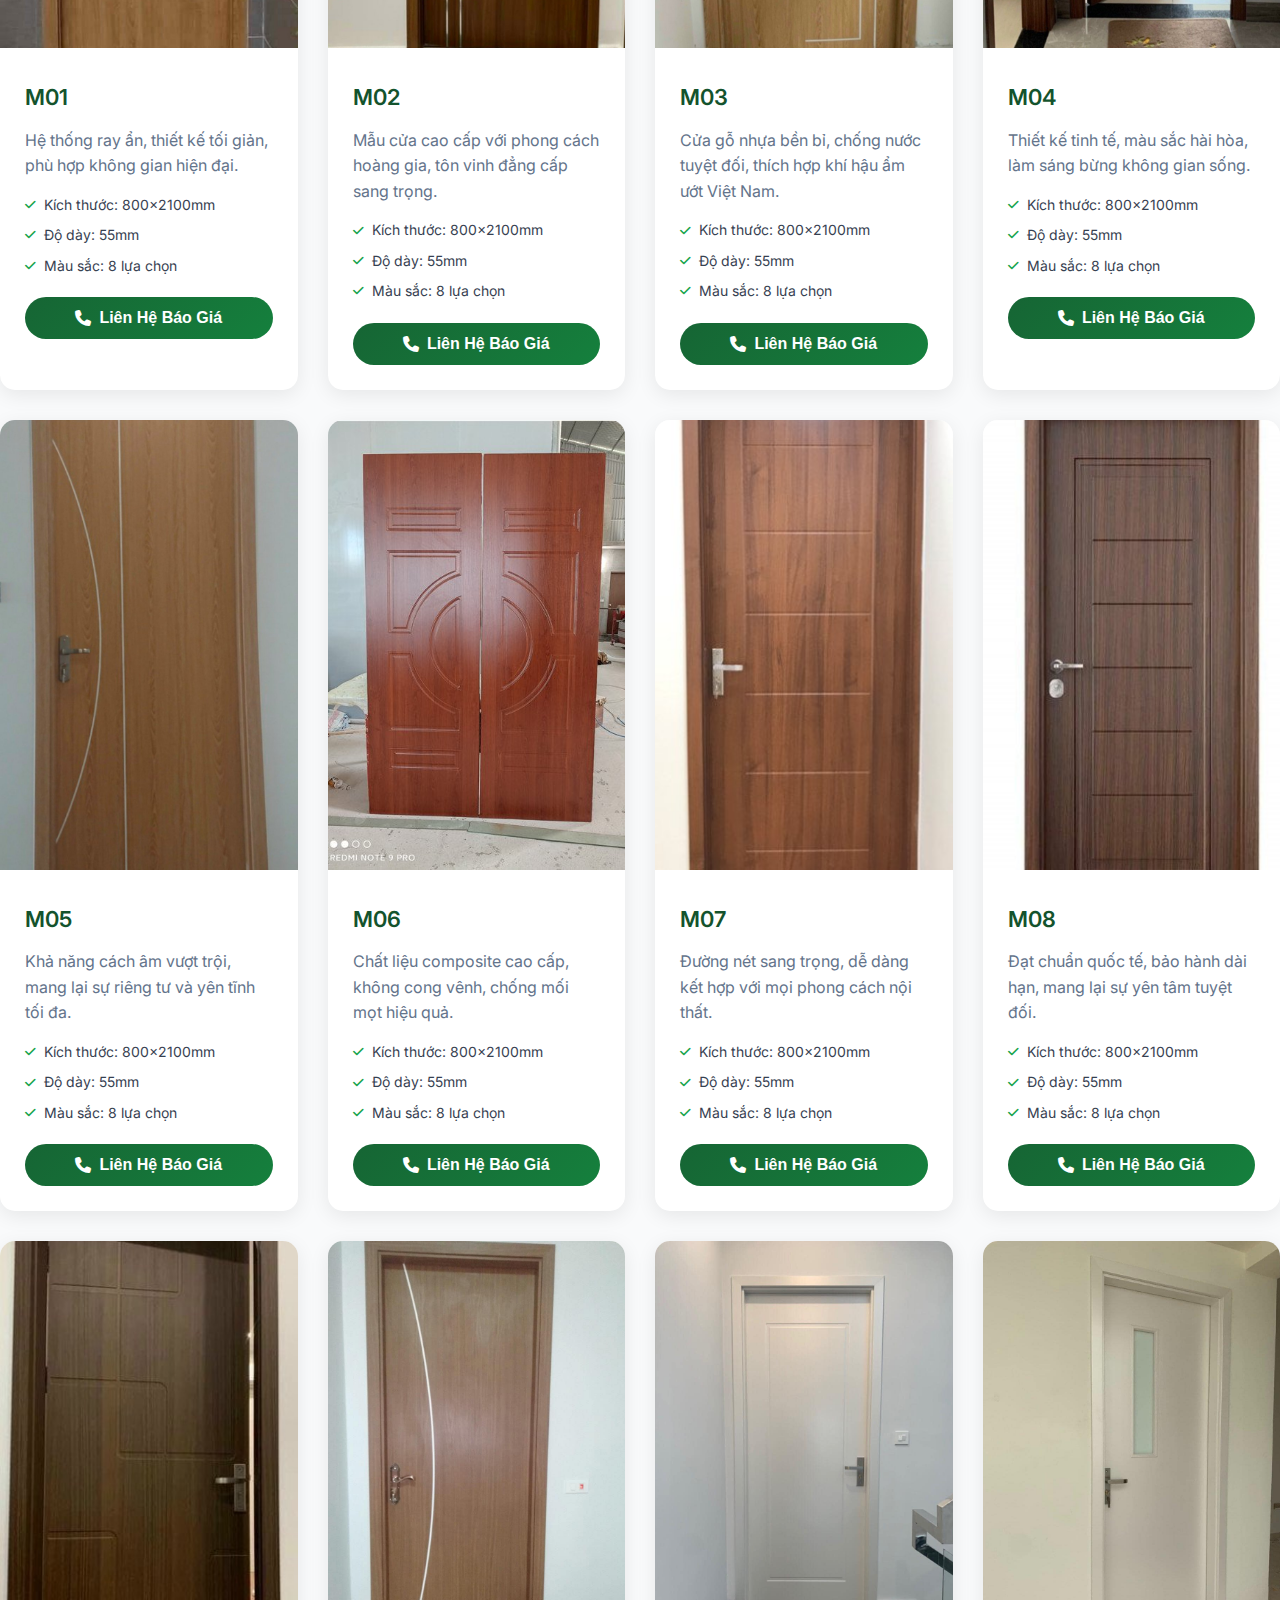
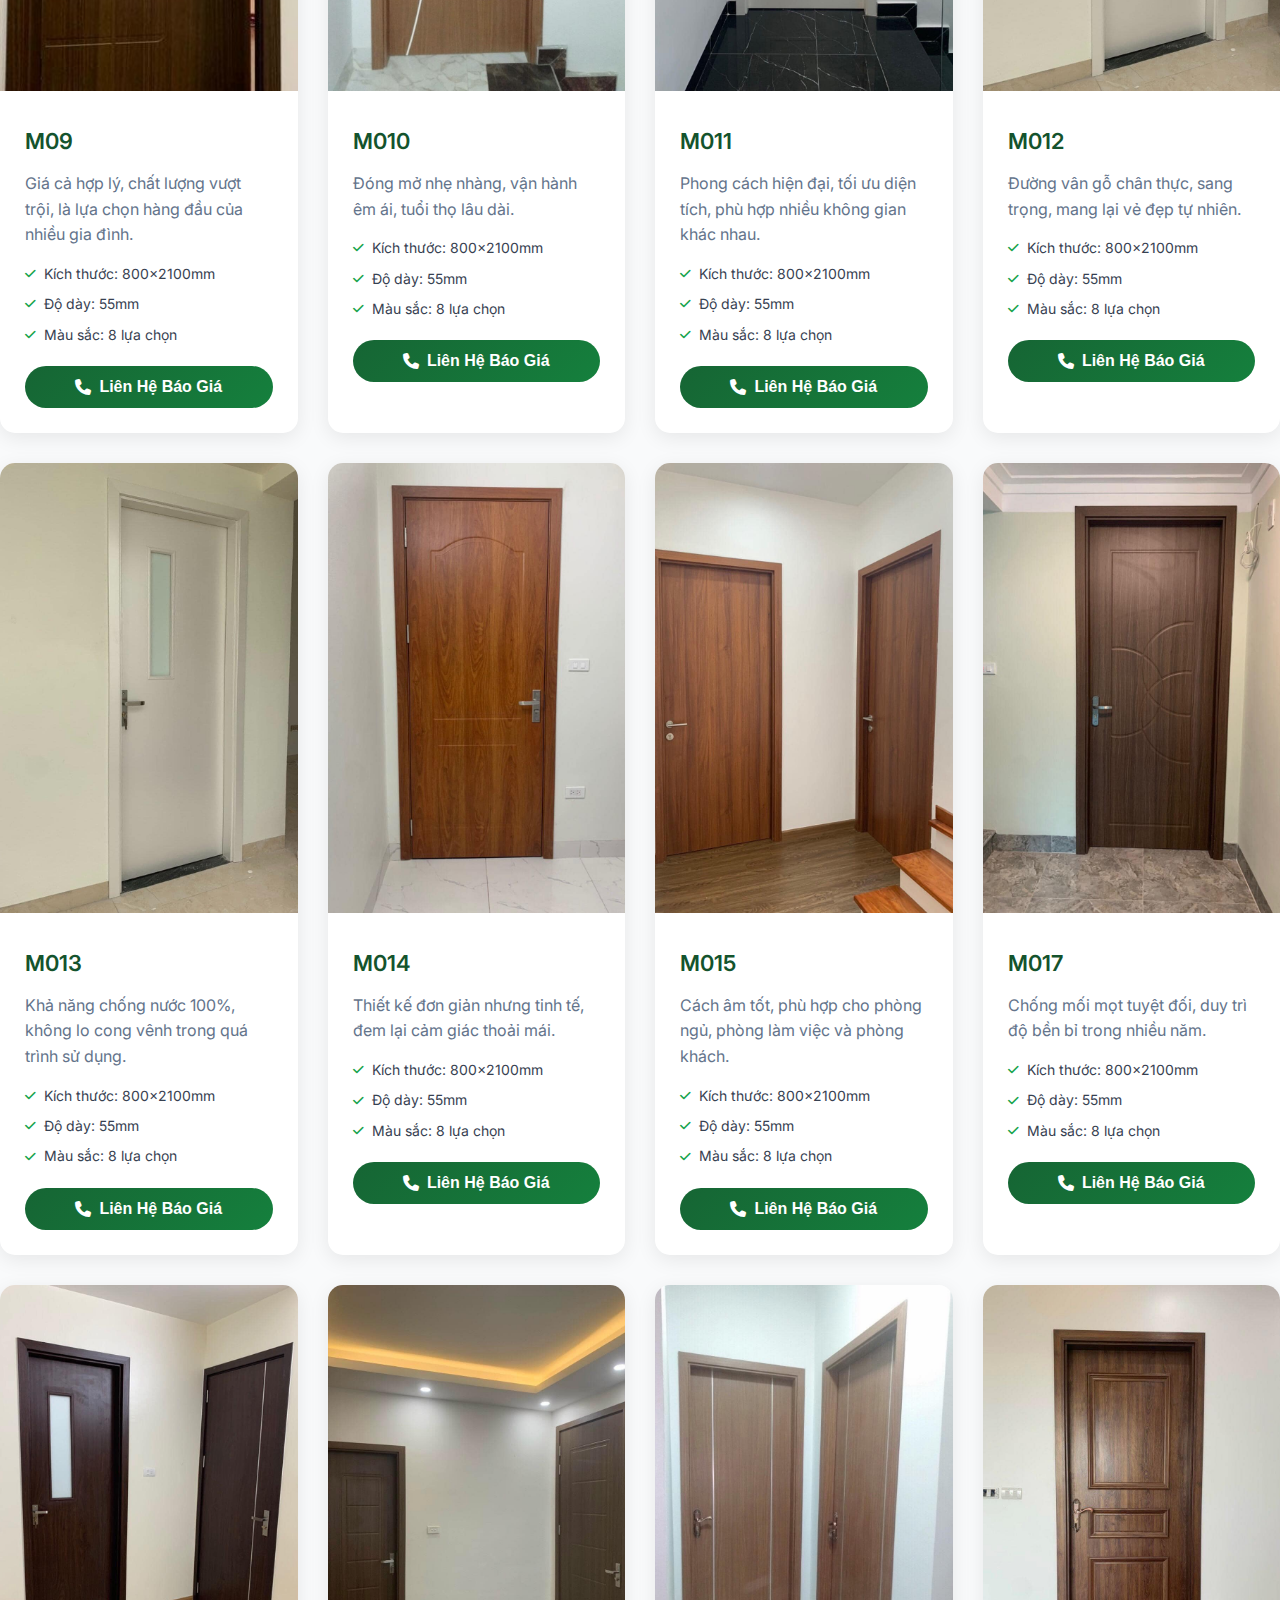
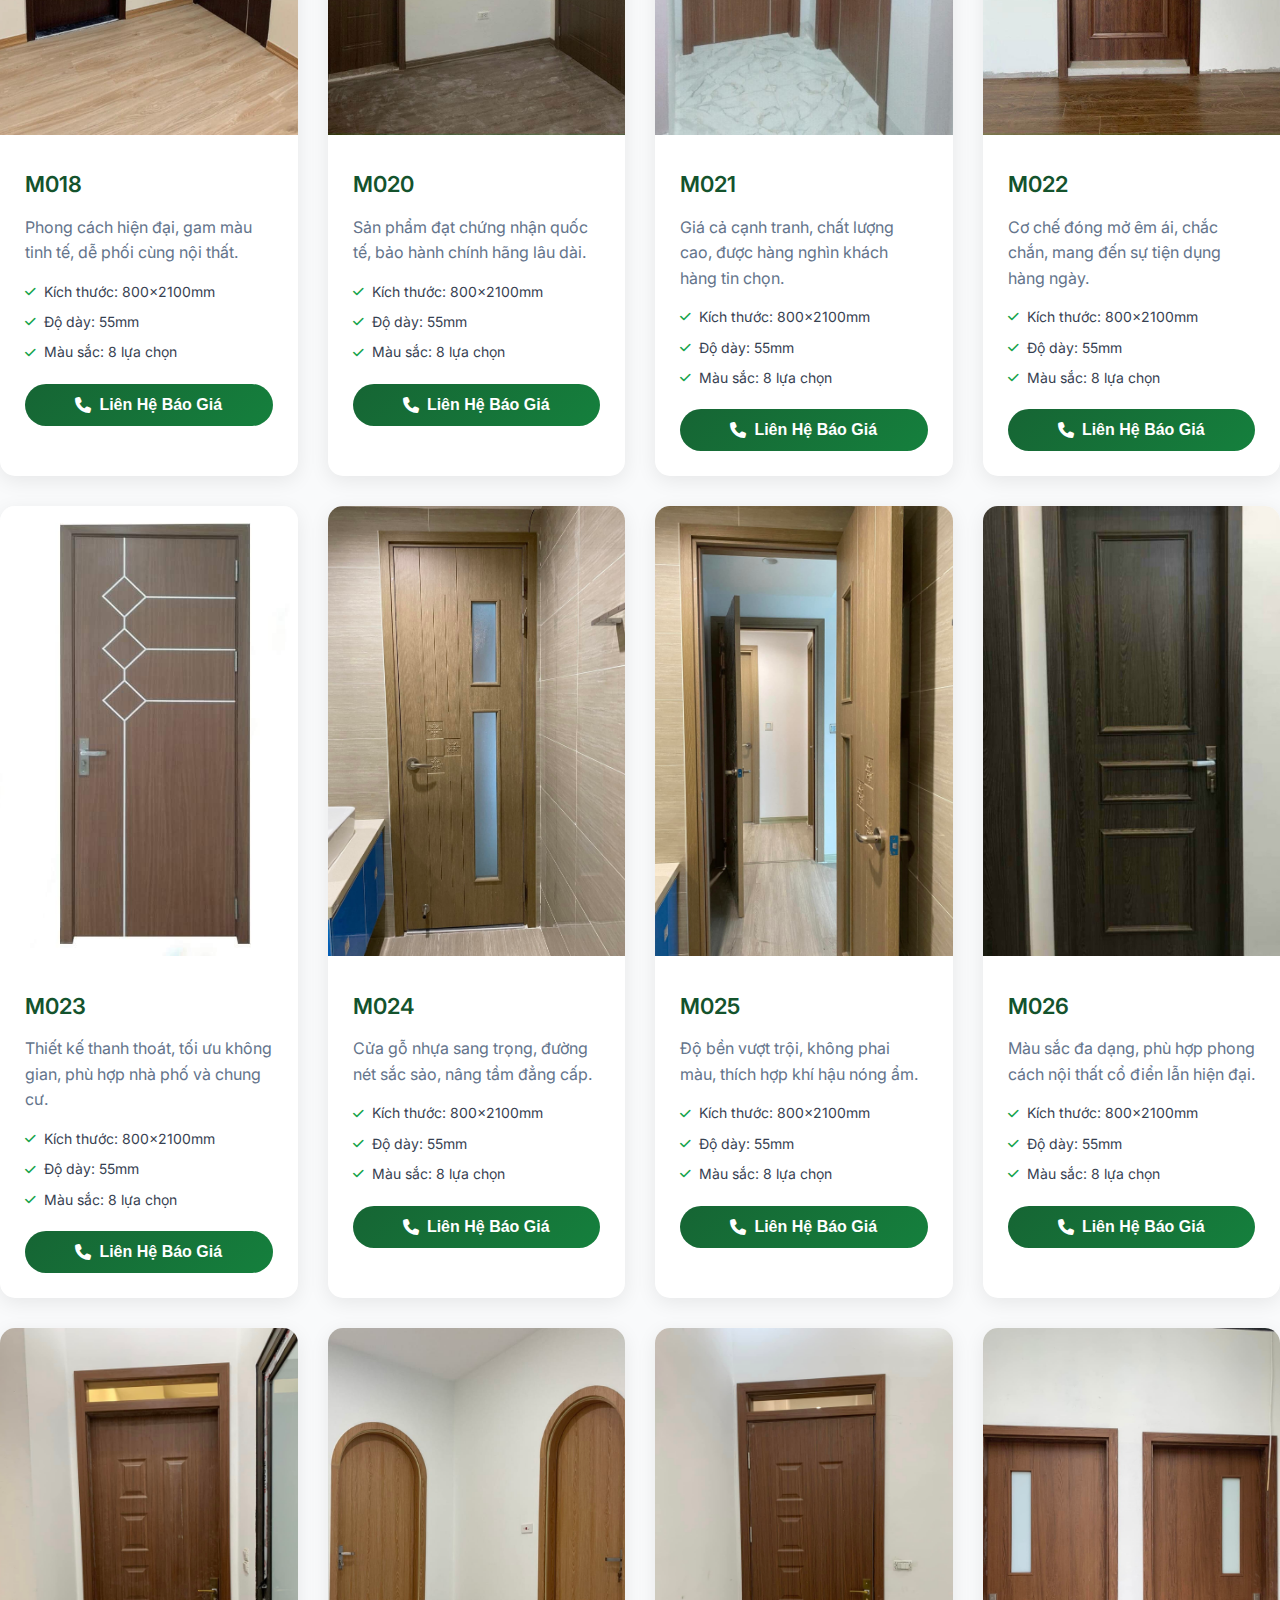
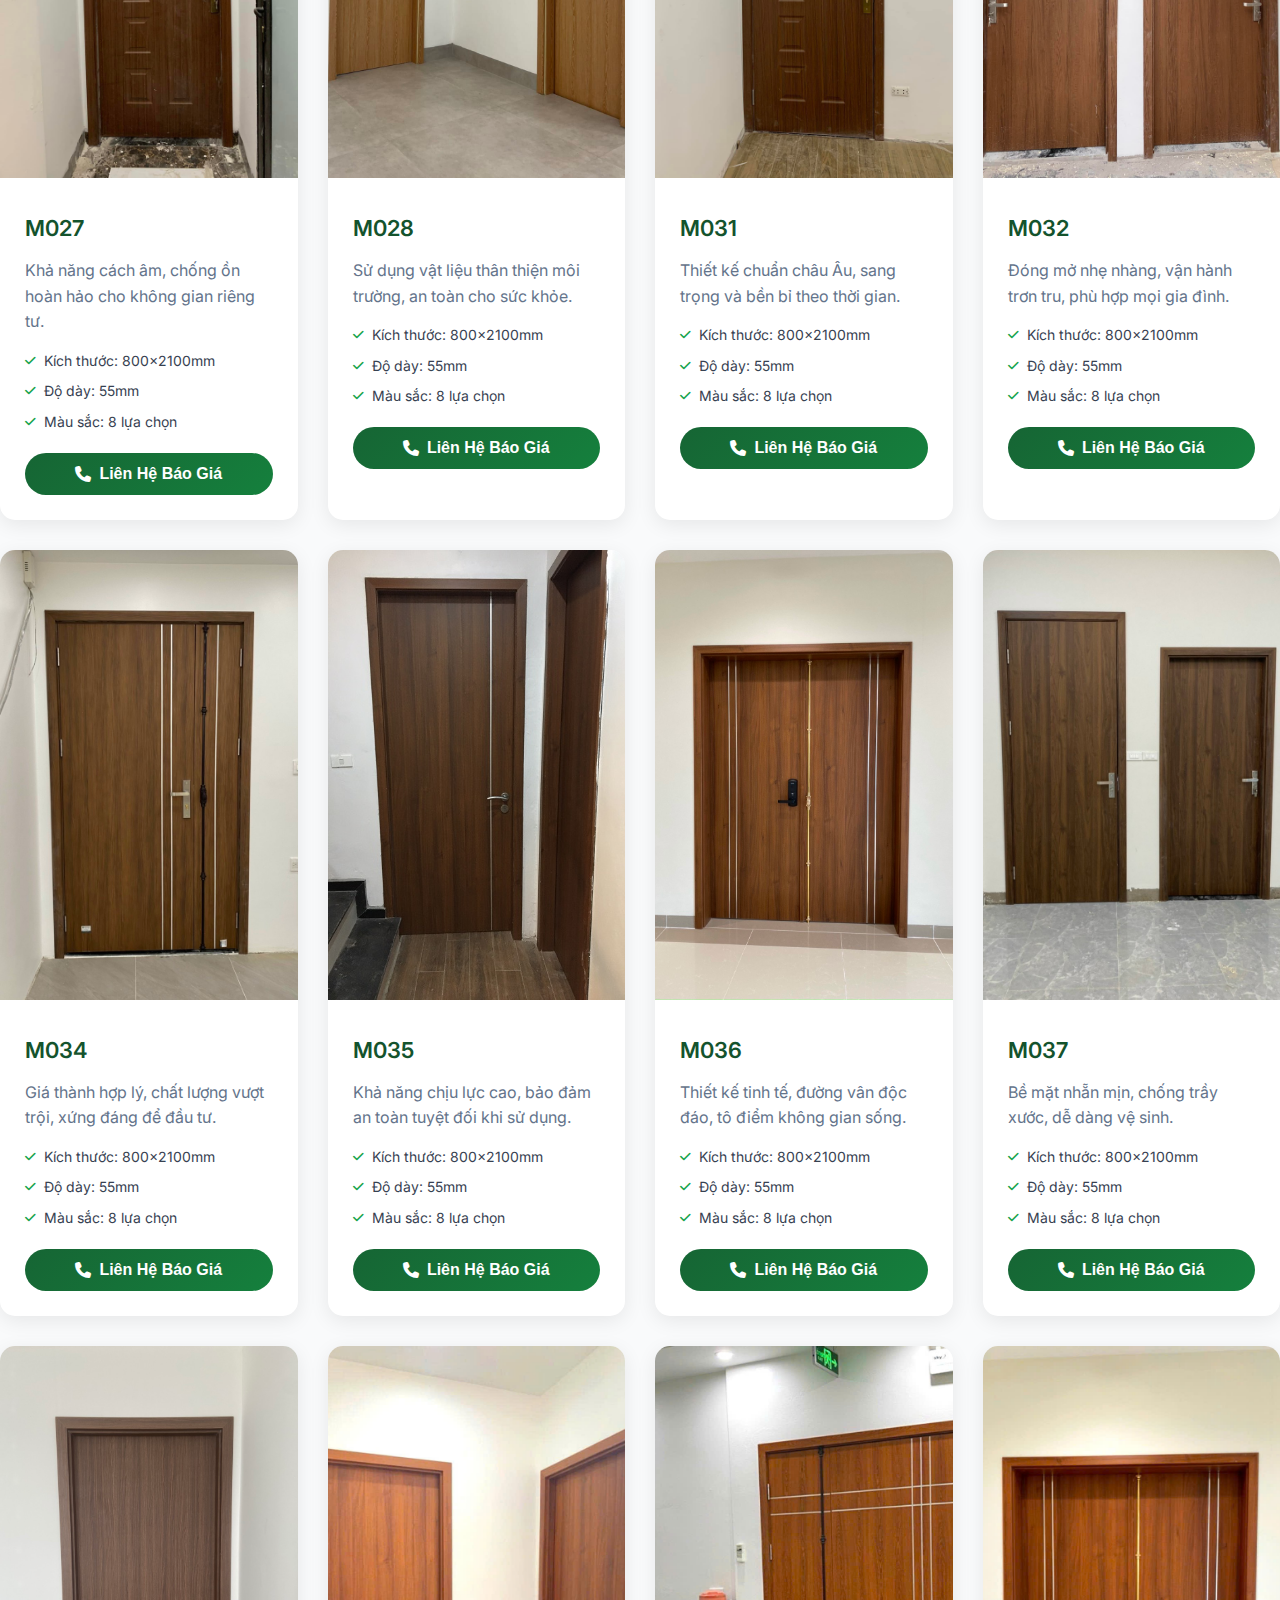
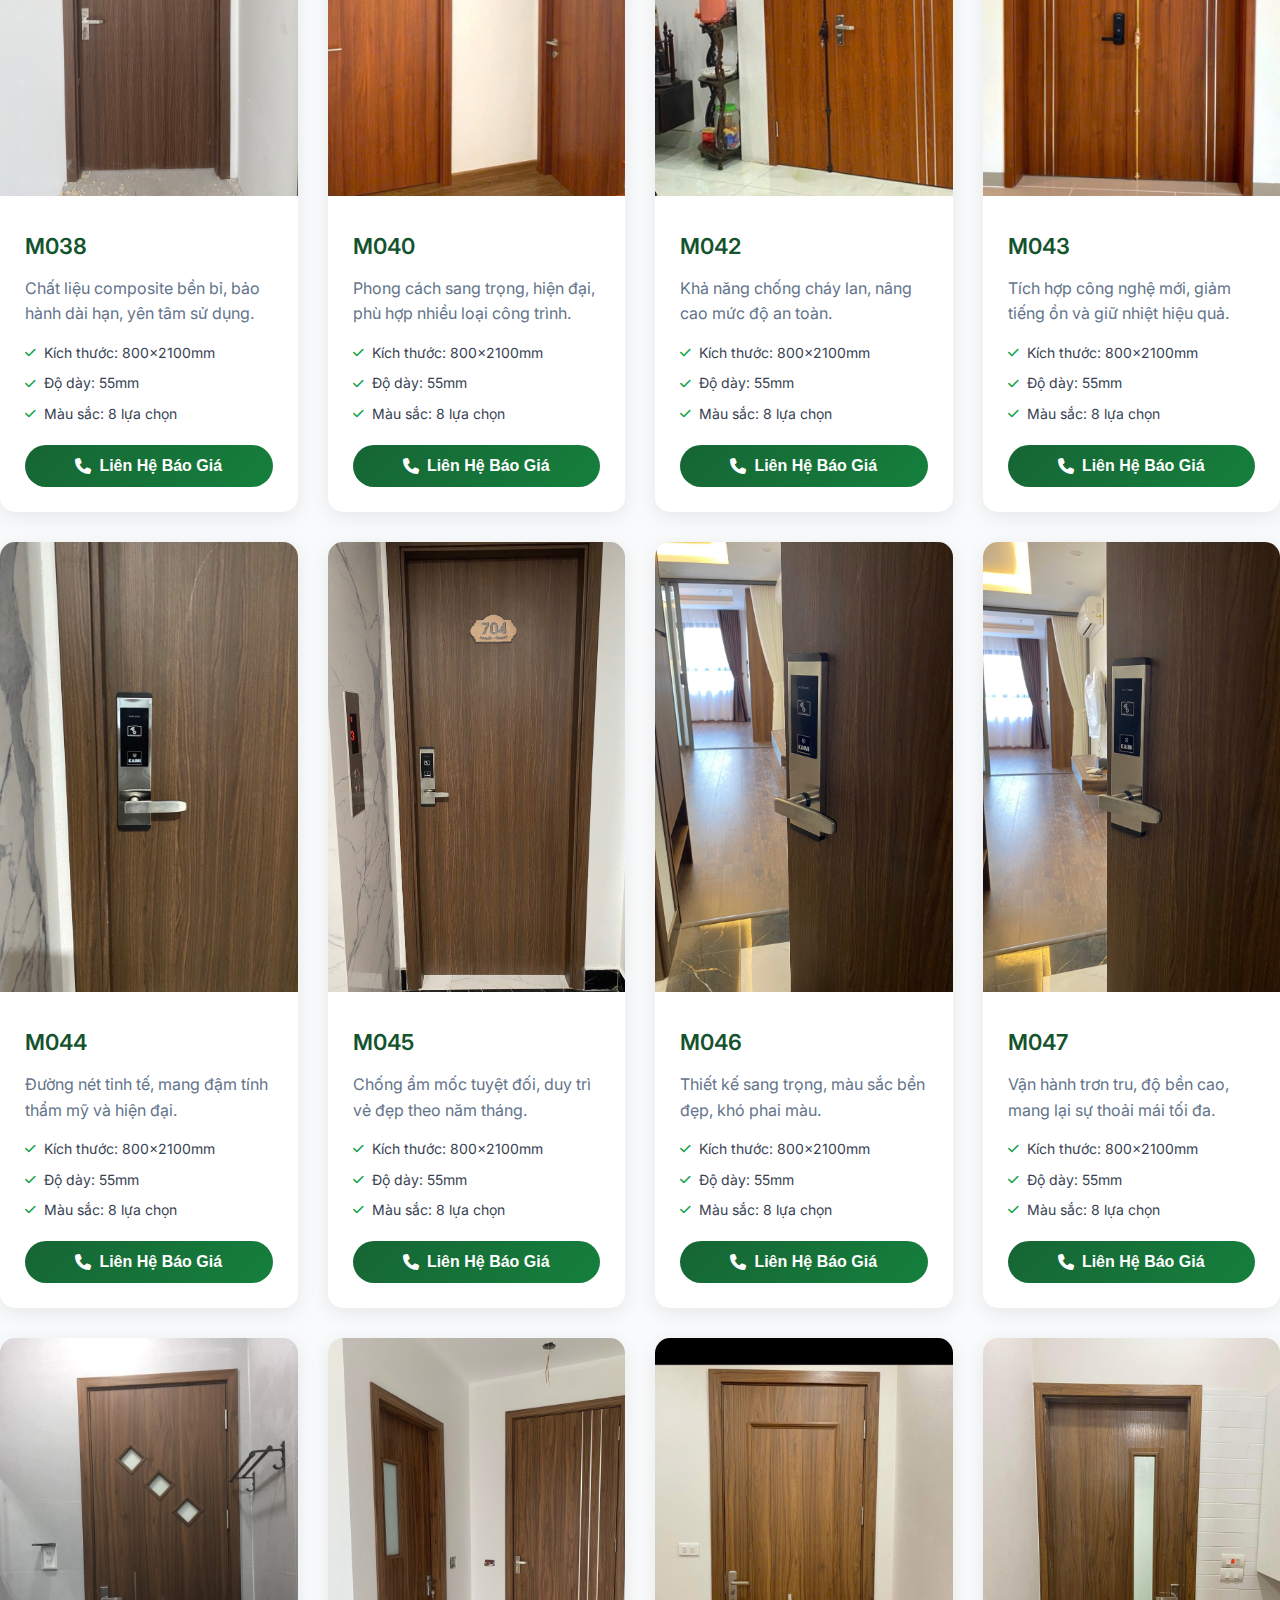
<file: products.html>
<!DOCTYPE html>
<html lang="vi">
<head>
    <meta charset="UTF-8">
    <meta name="viewport" content="width=device-width, initial-scale=1.0">
    <title>Sản Phẩm Cửa Gỗ Nhựa - Gỗ Xanh Việt Nam | Đa Dạng Mẫu Mã Cao Cấp</title>
    <meta name="description" content="Khám phá bộ sưu tập cửa gỗ nhựa composite đa dạng củaCông ty Cổ phần công nghệ Gỗ Xanh Việt Nam: cửa 1 cánh, 2 cánh, cửa cuốn. Thiết kế hiện đại, chất lượng cao.">
    <link rel="preconnect" href="https://fonts.googleapis.com">
    <link rel="preconnect" href="https://fonts.gstatic.com" crossorigin>
    <link href="https://fonts.googleapis.com/css2?family=Inter:wght@300;400;500;600;700&display=swap" rel="stylesheet">
    <link rel="stylesheet" href="https://cdnjs.cloudflare.com/ajax/libs/font-awesome/6.5.0/css/all.min.css">
    <link rel="stylesheet" href="styles.css">
    <link rel="icon" href="./anh/logo.png">
</head>
<body>
   <!-- Hotline Fixed -->
   <div class="hotline-fixed">
    <a href="tel:0348556666">
        <i class="fas fa-phone hotline-icon"></i>
        034.855.6666
    </a>
</div>

<!-- Header -->
<header class="header">
    <div class="container">
        <div class="header-content">
            <div class="logo">
                <img src="./anh/logo.png" alt="">
                <span>Gỗ Xanh Việt Nam</span>
            </div>
            <nav class="nav">
                <a href="./index.html"class="nav-link" >Trang Chủ</a>
                <a href="./products.html" class="nav-link active">Sản Phẩm</a>
                <a href="./feedback.html" class="nav-link">Phản Hồi</a>
                <a href="./contact.html" class="nav-link">Liên Hệ</a>
            </nav>
            <div class="contact-info">
                
            </div>
        </div>
    </div>
</header>

    <!-- Page Header -->
    <section class="page-header">
        <div class="container">
            <h1><i class="fas fa-door-open"></i> Sản Phẩm Cửa Gỗ Nhựa</h1>
            <p>Đa dạng mẫu mã, thiết kế hiện đại, chất lượng cao cấp</p>
        </div>
    </section>

    <!-- Product Categories -->
    <section class="product-categories">
        <div class="container">
            <div class="category-tabs">
                <button class="tab-btn active" data-category="all">
                    <i class="fas fa-th-large"></i>
                    Tất Cả
                </button>
                <button class="tab-btn" data-category="single">
                    <i class="fas fa-door-closed"></i>
                    Cửa 1 Cánh
                </button>
                <button class="tab-btn" data-category="double">
                    <i class="fas fa-door-open"></i>
                    Cửa 2 Cánh
                </button>
                <button class="tab-btn" data-category="sliding">
                    <i class="fas fa-arrows-alt-h"></i>
                    Cửa Cuốn
                </button>
                <button class="tab-btn" data-category="bathroom">
                    <i class="fas fa-bath"></i>
                    Cửa Nhà Tắm
                </button>
            </div>
          
            

               

                </div>
               
                    <div class="khung-san-pham">
                        <div class="san-pham">
                            <img class="anh-san-pham" src="./anh/bannervong2.jpg" alt="Sản phẩm">
                            <div class="thong-tin-san-pham">
                                <h2>CÁNH CỬA VÒM PHẲNG TRƠN</h2>
                                <ul>
                                    <li>Thiết kế đơn giản, sang trọng, tinh tế.</li>
                                    <li>Chống nước 100%, cách âm, cách nhiệt tốt.</li>
                                    <li>Độ an toàn cao, thân thiện với môi trường.</li>
                                    <li>Đa dạng về mẫu mã và màu sắc.</li>
                                </ul>
                            </div>
                        </div>
                    </div>
               
                <div class="products-con">
                    <!-- Single Door Products -->
               <div class="product-item" data-category="single">
                   <div class="product-image">
                       <img src="./anh/V01.jpg" alt="Cửa 1 cánh classic">
                       <div class="product-overlay">
                           <div class="product-actions">
                               <button class="action-btn"><i class="fas fa-eye"></i></button>
                               <button class="action-btn"><i class="fas fa-heart"></i></button>
                               <button class="action-btn"><i class="fas fa-share-alt"></i></button>
                           </div>
                       </div>
                   </div>
                   <div class="product-details">
                       <h3>GX10</h3>
                       <p>Thiết kế đơn giản, thanh lịch. Phù hợp cho phòng ngủ, phòng làm việc.</p>
                       <div class="product-features">
                           <span><i class="fas fa-check"></i> Kích thước: 800x2100mm</span>
                           <span><i class="fas fa-check"></i> Độ dày: 45mm</span>
                           <span><i class="fas fa-check"></i> Màu sắc: 8 lựa chọn</span>
                       </div>
                      
                       <button class="btn-contact">
                           <a href="./contact.html"><i class="fas fa-phone"></i>
                               Liên Hệ Báo Giá</a>
                       </button>
                   </div>
               </div>

               <div class="product-item" data-category="single">
                   <div class="product-image">
                       <img src="./anh/V02.jpg" alt="Cửa 1 cánh modern">
                       <div class="product-overlay">
                           <div class="product-actions">
                               <button class="action-btn"><i class="fas fa-eye"></i></button>
                               <button class="action-btn"><i class="fas fa-heart"></i></button>
                               <button class="action-btn"><i class="fas fa-share-alt"></i></button>
                           </div>
                       </div>
                   </div>
                   <div class="product-details">
                       <h3>GX11</h3>
                       <p>Thiết kế hiện đại với đường nét sắc sảo, tạo điểm nhấn cho không gian.</p>
                       <div class="product-features">
                           <span><i class="fas fa-check"></i> Kích thước: 900x2200mm</span>
                           <span><i class="fas fa-check"></i> Độ dày: 50mm</span>
                           <span><i class="fas fa-check"></i> Có kính trang trí</span>
                       </div>
                       
                       <button class="btn-contact">
                           <a href="./contact.html"><i class="fas fa-phone"></i>
                               Liên Hệ Báo Giá</a>
                       </button>
                   </div>
               </div>

               <!-- Double Door Products -->
               <div class="product-item" data-category="double">
                   <div class="product-image">
                       <img src="./anh/V03.jpg" alt="Cửa 2 cánh luxury">
                       <div class="product-overlay">
                           <div class="product-actions">
                               <button class="action-btn"><i class="fas fa-eye"></i></button>
                               <button class="action-btn"><i class="fas fa-heart"></i></button>
                               <button class="action-btn"><i class="fas fa-share-alt"></i></button>
                           </div>
                       </div>
                   </div>
                   <div class="product-details">
                       <h3>GX12</h3>
                       <p>Thiết kế sang trọng, ấn tượng. Phù hợp cho phòng khách, phòng họp.</p>
                       <div class="product-features">
                           <span><i class="fas fa-check"></i> Kích thước: 1600x2200mm</span>
                           <span><i class="fas fa-check"></i> Độ dày: 50mm</span>
                           <span><i class="fas fa-check"></i> Hoa văn laser tinh xảo</span>
                       </div>
                       
                       <button class="btn-contact">
                           <a href="./contact.html"><i class="fas fa-phone"></i>
                               Liên Hệ Báo Giá</a>
                       </button>
                   </div>
               </div>

               <div class="product-item" data-category="double">
                   <div class="product-image">
                       <img src="./anh/V04.jpg" alt="Cửa 2 cánh royal">
                       <div class="product-overlay">
                           <div class="product-actions">
                               <button class="action-btn"><i class="fas fa-eye"></i></button>
                               <button class="action-btn"><i class="fas fa-heart"></i></button>
                               <button class="action-btn"><i class="fas fa-share-alt"></i></button>
                           </div>
                       </div>
                   </div>
                   <div class="product-details">
                       <h3>GX13</h3>
                       <p>Mẫu cửa cao cấp nhất với thiết kế hoàng gia, thể hiện đẳng cấp ,thiết kế thời thượng.</p>
                       <div class="product-features">
                           <span><i class="fas fa-check"></i> Kích thước: 1800x2400mm</span>
                           <span><i class="fas fa-check"></i> Độ dày: 60mm</span>
                           <span><i class="fas fa-check"></i> Trang trí vàng 24k</span>
                       </div>
                       <button class="btn-contact">
                           <a href="./contact.html"><i class="fas fa-phone"></i>
                               Liên Hệ Báo Giá</a>
                       </button>
                   </div>
               </div>
            </div>
            <div class="khung-san-pham">
                <div class="san-pham">
                  <img class="anh-san-pham" src="./anh/bannerkinh1.png" alt="Sản phẩm">
                  <div class="thong-tin-san-pham">
                    <h2>MẪU CỬA Ô KÍNH</h2>
                    <ul>
                      <li>Thiết kế đơn giản, sang trọng, tinh tế.</li>
                      <li>Chống nước 100%, cách âm, cách nhiệt tốt.</li>
                      <li>Độ an toàn cao, thân thiện với môi trường.</li>
                      <li>Đa dạng về mẫu mã và màu sắc.</li>
                    </ul>
                  </div>
                </div>
              </div>

     <div class="products-con">
                <!-- Double Door Products (K01 - K09) -->
            <div class="product-item" data-category="double">
                <div class="product-image">
                    <img src="./anh/K01.jpg" alt="Cửa 2 cánh K01">
                    <div class="product-overlay">
                        <div class="product-actions">
                            <button class="action-btn"><i class="fas fa-eye"></i></button>
                            <button class="action-btn"><i class="fas fa-heart"></i></button>
                            <button class="action-btn"><i class="fas fa-share-alt"></i></button>
                        </div>
                    </div>
                </div>
                <div class="product-details">
                    <h3>GX01</h3>
                    <p>Thiết kế sang trọng, phù hợp cho nhiều không gian phòng khách, hội trường.</p>
                    <div class="product-features">
                        <span><i class="fas fa-check"></i> Kích thước: 1600x2200mm</span>
                        <span><i class="fas fa-check"></i> Độ dày: 50mm</span>
                        <span><i class="fas fa-check"></i> Hoa văn hiện đại tinh xảo</span>
                    </div>
                    <button class="btn-contact">
                        <a href="./contact.html"><i class="fas fa-phone"></i> Liên Hệ Báo Giá</a>
                    </button>
                </div>
            </div>

            <div class="product-item" data-category="double">
                <div class="product-image">
                    <img src="./anh/K02.jpg" alt="Cửa 2 cánh K02">
                    <div class="product-overlay">
                        <div class="product-actions">
                            <button class="action-btn"><i class="fas fa-eye"></i></button>
                            <button class="action-btn"><i class="fas fa-heart"></i></button>
                            <button class="action-btn"><i class="fas fa-share-alt"></i></button>
                        </div>
                    </div>
                </div>
                <div class="product-details">
                    <h3>GX02</h3>
                    <p>Mẫu cửa hiện đại với thiết kế tinh tế, tạo điểm nhấn cho ngôi nhà.</p>
                    <div class="product-features">
                        <span><i class="fas fa-check"></i> Kích thước: 1700x2300mm</span>
                        <span><i class="fas fa-check"></i> Độ dày: 55mm</span>
                        <span><i class="fas fa-check"></i> Chất liệu chống nước cao cấp</span>
                    </div>
                    <button class="btn-contact">
                        <a href="./contact.html"><i class="fas fa-phone"></i> Liên Hệ Báo Giá</a>
                    </button>
                </div>
            </div>

            <div class="product-item" data-category="double">
                <div class="product-image">
                    <img src="./anh/K03.jpg" alt="Cửa 2 cánh K03">
                    <div class="product-overlay">
                        <div class="product-actions">
                            <button class="action-btn"><i class="fas fa-eye"></i></button>
                            <button class="action-btn"><i class="fas fa-heart"></i></button>
                            <button class="action-btn"><i class="fas fa-share-alt"></i></button>
                        </div>
                    </div>
                </div>
                <div class="product-details">
                    <h3>GX03</h3>
                    <p>Phong cách hoàng gia, phù hợp biệt thự và nhà cao cấp.</p>
                    <div class="product-features">
                        <span><i class="fas fa-check"></i> Kích thước: 1800x2400mm</span>
                        <span><i class="fas fa-check"></i> Độ dày: 60mm</span>
                        <span><i class="fas fa-check"></i> Trang trí hoa văn mạ vàng</span>
                    </div>
                    <button class="btn-contact">
                        <a href="./contact.html"><i class="fas fa-phone"></i> Liên Hệ Báo Giá</a>
                    </button>
                </div>
            </div>

            <div class="product-item" data-category="double">
                <div class="product-image">
                    <img src="./anh/K04.jpg" alt="Cửa 2 cánh K04">
                    <div class="product-overlay">
                        <div class="product-actions">
                            <button class="action-btn"><i class="fas fa-eye"></i></button>
                            <button class="action-btn"><i class="fas fa-heart"></i></button>
                            <button class="action-btn"><i class="fas fa-share-alt"></i></button>
                        </div>
                    </div>
                </div>
                <div class="product-details">
                    <h3>GX04</h3>
                    <p>Mẫu cửa tinh giản nhưng sang trọng, thích hợp cho văn phòng.</p>
                    <div class="product-features">
                        <span><i class="fas fa-check"></i> Kích thước: 1600x2200mm</span>
                        <span><i class="fas fa-check"></i> Độ dày: 45mm</span>
                        <span><i class="fas fa-check"></i> Phủ veneer chống xước</span>
                    </div>
                    <button class="btn-contact">
                        <a href="./contact.html"><i class="fas fa-phone"></i> Liên Hệ Báo Giá</a>
                    </button>
                </div>
            </div>

            <div class="product-item" data-category="double">
                <div class="product-image">
                    <img src="./anh/K05.jpg" alt="Cửa 2 cánh K05">
                    <div class="product-overlay">
                        <div class="product-actions">
                            <button class="action-btn"><i class="fas fa-eye"></i></button>
                            <button class="action-btn"><i class="fas fa-heart"></i></button>
                            <button class="action-btn"><i class="fas fa-share-alt"></i></button>
                        </div>
                    </div>
                </div>
                <div class="product-details">
                    <h3>GX05</h3>
                    <p>Thiết kế phong cách châu Âu, sang trọng và đẳng cấp.</p>
                    <div class="product-features">
                        <span><i class="fas fa-check"></i> Kích thước: 1700x2300mm</span>
                        <span><i class="fas fa-check"></i> Độ dày: 50mm</span>
                        <span><i class="fas fa-check"></i> Họa tiết chạm khắc tinh tế</span>
                    </div>
                    <button class="btn-contact">
                        <a href="./contact.html"><i class="fas fa-phone"></i> Liên Hệ Báo Giá</a>
                    </button>
                </div>
            </div>

            <div class="product-item" data-category="double">
                <div class="product-image">
                    <img src="./anh/K06.jpg" alt="Cửa 2 cánh K06">
                    <div class="product-overlay">
                        <div class="product-actions">
                            <button class="action-btn"><i class="fas fa-eye"></i></button>
                            <button class="action-btn"><i class="fas fa-heart"></i></button>
                            <button class="action-btn"><i class="fas fa-share-alt"></i></button>
                        </div>
                    </div>
                </div>
                <div class="product-details">
                    <h3>GX06</h3>
                    <p>Mẫu cửa tinh tế với kính trang trí, hiện đại và tiện nghi.</p>
                    <div class="product-features">
                        <span><i class="fas fa-check"></i> Kích thước: 1650x2250mm</span>
                        <span><i class="fas fa-check"></i> Độ dày: 48mm</span>
                        <span><i class="fas fa-check"></i> Có kính cường lực an toàn</span>
                    </div>
                    <button class="btn-contact">
                        <a href="./contact.html"><i class="fas fa-phone"></i> Liên Hệ Báo Giá</a>
                    </button>
                </div>
            </div>

            <div class="product-item" data-category="double">
                <div class="product-image">
                    <img src="./anh/K07.jpg" alt="Cửa 2 cánh K07">
                    <div class="product-overlay">
                        <div class="product-actions">
                            <button class="action-btn"><i class="fas fa-eye"></i></button>
                            <button class="action-btn"><i class="fas fa-heart"></i></button>
                            <button class="action-btn"><i class="fas fa-share-alt"></i></button>
                        </div>
                    </div>
                </div>
                <div class="product-details">
                    <h3>GX07</h3>
                    <p>Cửa 2 cánh hiện đại, kết hợp giữa gỗ và nhựa composite.</p>
                    <div class="product-features">
                        <span><i class="fas fa-check"></i> Kích thước: 1750x2350mm</span>
                        <span><i class="fas fa-check"></i> Độ dày: 50mm</span>
                        <span><i class="fas fa-check"></i> Công nghệ ép chân không</span>
                    </div>
                    <button class="btn-contact">
                        <a href="./contact.html"><i class="fas fa-phone"></i> Liên Hệ Báo Giá</a>
                    </button>
                </div>
            </div>

            <div class="product-item" data-category="double">
                <div class="product-image">
                    <img src="./anh/K08.jpg" alt="Cửa 2 cánh K08">
                    <div class="product-overlay">
                        <div class="product-actions">
                            <button class="action-btn"><i class="fas fa-eye"></i></button>
                            <button class="action-btn"><i class="fas fa-heart"></i></button>
                            <button class="action-btn"><i class="fas fa-share-alt"></i></button>
                        </div>
                    </div>
                </div>
                <div class="product-details">
                    <h3>GX08</h3>
                    <p>Mẫu cửa sang trọng, thiết kế tối giản nhưng tinh tế.</p>
                    <div class="product-features">
                        <span><i class="fas fa-check"></i> Kích thước: 1600x2200mm</span>
                        <span><i class="fas fa-check"></i> Độ dày: 45mm</span>
                        <span><i class="fas fa-check"></i> Màu sắc đa dạng</span>
                    </div>
                    <button class="btn-contact">
                        <a href="./contact.html"><i class="fas fa-phone"></i> Liên Hệ Báo Giá</a>
                    </button>
                </div>
            </div>

            <div class="product-item" data-category="double">
                <div class="product-image">
                    <img src="./anh/K09.jpg" alt="Cửa 2 cánh K09">
                    <div class="product-overlay">
                        <div class="product-actions">
                            <button class="action-btn"><i class="fas fa-eye"></i></button>
                            <button class="action-btn"><i class="fas fa-heart"></i></button>
                            <button class="action-btn"><i class="fas fa-share-alt"></i></button>
                        </div>
                    </div>
                </div>
                <div class="product-details">
                    <h3>GX09</h3>
                    <p>Thiết kế cao cấp, điểm nhấn mạnh mẽ cho không gian rộng.</p>
                    <div class="product-features">
                        <span><i class="fas fa-check"></i> Kích thước: 1850x2400mm</span>
                        <span><i class="fas fa-check"></i> Độ dày: 60mm</span>
                        <span><i class="fas fa-check"></i> Trang trí sang trọng, bền bỉ</span>
                    </div>
                    <button class="btn-contact">
                        <a href="./contact.html"><i class="fas fa-phone"></i> Liên Hệ Báo Giá</a>
                    </button>
                </div>
            </div>

     </div>

     <div class="khung-san-pham">
        <div class="san-pham">
          <img class="anh-san-pham" src="./anh/bannercuagohoatiet.png" alt="Sản phẩm">
          <div class="thong-tin-san-pham">
            <h2>CỬA CÁNH PHẲNG . HOẠ TIẾT</h2>
            <ul>
              <li>Thiết kế đơn giản, sang trọng, tinh tế.</li>
              <li>Chống nước 100%, cách âm, cách nhiệt tốt.</li>
              <li>Độ an toàn cao, thân thiện với môi trường.</li>
              <li>Đa dạng về mẫu mã và màu sắc.</li>
            </ul>
          </div>
        </div>
      </div>

      <div class="products-con">
        <!-- Double Door Products (CS01 - CS06) -->
<div class="product-item" data-category="double">
    <div class="product-image">
        <img src="./anh/CS01.jpg" alt="Cửa 2 cánh CS01">
        <div class="product-overlay">
            <div class="product-actions">
                <button class="action-btn"><i class="fas fa-eye"></i></button>
                <button class="action-btn"><i class="fas fa-heart"></i></button>
                <button class="action-btn"><i class="fas fa-share-alt"></i></button>
            </div>
        </div>
    </div>
    <div class="product-details">
        <h3>CS01</h3>
        <p>Mẫu cửa CS01 hiện đại, sang trọng, phù hợp nhiều không gian.</p>
        <div class="product-features">
            <span><i class="fas fa-check"></i> Kích thước: 1600x2200mm</span>
            <span><i class="fas fa-check"></i> Độ dày: 50mm</span>
            <span><i class="fas fa-check"></i> Hoa văn trang trí tinh xảo</span>
        </div>
        <button class="btn-contact">
            <a href="./contact.html"><i class="fas fa-phone"></i> Liên Hệ Báo Giá</a>
        </button>
    </div>
</div>

<div class="product-item" data-category="double">
    <div class="product-image">
        <img src="./anh/CS02.jpg" alt="Cửa 2 cánh CS02">
        <div class="product-overlay">
            <div class="product-actions">
                <button class="action-btn"><i class="fas fa-eye"></i></button>
                <button class="action-btn"><i class="fas fa-heart"></i></button>
                <button class="action-btn"><i class="fas fa-share-alt"></i></button>
            </div>
        </div>
    </div>
    <div class="product-details">
        <h3>CS02</h3>
        <p>Thiết kế CS02 tinh giản, hiện đại, thích hợp cho văn phòng.</p>
        <div class="product-features">
            <span><i class="fas fa-check"></i> Kích thước: 1700x2300mm</span>
            <span><i class="fas fa-check"></i> Độ dày: 55mm</span>
            <span><i class="fas fa-check"></i> Chống nước, chống cong vênh</span>
        </div>
        <button class="btn-contact">
            <a href="./contact.html"><i class="fas fa-phone"></i> Liên Hệ Báo Giá</a>
        </button>
    </div>
</div>

<div class="product-item" data-category="double">
    <div class="product-image">
        <img src="./anh/CS03.jpg" alt="Cửa 2 cánh CS03">
        <div class="product-overlay">
            <div class="product-actions">
                <button class="action-btn"><i class="fas fa-eye"></i></button>
                <button class="action-btn"><i class="fas fa-heart"></i></button>
                <button class="action-btn"><i class="fas fa-share-alt"></i></button>
            </div>
        </div>
    </div>
    <div class="product-details">
        <h3>CS03</h3>
        <p>Mẫu cửa CS03 phong cách Châu Âu, tinh tế và sang trọng.</p>
        <div class="product-features">
            <span><i class="fas fa-check"></i> Kích thước: 1800x2400mm</span>
            <span><i class="fas fa-check"></i> Độ dày: 60mm</span>
            <span><i class="fas fa-check"></i> Trang trí veneer cao cấp</span>
        </div>
        <button class="btn-contact">
            <a href="./contact.html"><i class="fas fa-phone"></i> Liên Hệ Báo Giá</a>
        </button>
    </div>
</div>

<div class="product-item" data-category="double">
    <div class="product-image">
        <img src="./anh/CS04.jpg" alt="Cửa 2 cánh CS04">
        <div class="product-overlay">
            <div class="product-actions">
                <button class="action-btn"><i class="fas fa-eye"></i></button>
                <button class="action-btn"><i class="fas fa-heart"></i></button>
                <button class="action-btn"><i class="fas fa-share-alt"></i></button>
            </div>
        </div>
    </div>
    <div class="product-details">
        <h3>CS04</h3>
        <p>Thiết kế CS04 tối giản, hiện đại, hài hòa với mọi không gian.</p>
        <div class="product-features">
            <span><i class="fas fa-check"></i> Kích thước: 1650x2250mm</span>
            <span><i class="fas fa-check"></i> Độ dày: 48mm</span>
            <span><i class="fas fa-check"></i> Sơn phủ chống trầy xước</span>
        </div>
        <button class="btn-contact">
            <a href="./contact.html"><i class="fas fa-phone"></i> Liên Hệ Báo Giá</a>
        </button>
    </div>
</div>

<div class="product-item" data-category="double">
    <div class="product-image">
        <img src="./anh/CS05.jpg" alt="Cửa 2 cánh CS05">
        <div class="product-overlay">
            <div class="product-actions">
                <button class="action-btn"><i class="fas fa-eye"></i></button>
                <button class="action-btn"><i class="fas fa-heart"></i></button>
                <button class="action-btn"><i class="fas fa-share-alt"></i></button>
            </div>
        </div>
    </div>
    <div class="product-details">
        <h3>CS05</h3>
        <p>Mẫu CS05 cao cấp với hoa văn sang trọng, bền đẹp theo thời gian.</p>
        <div class="product-features">
            <span><i class="fas fa-check"></i> Kích thước: 1750x2350mm</span>
            <span><i class="fas fa-check"></i> Độ dày: 52mm</span>
            <span><i class="fas fa-check"></i> Phủ laminate chống ẩm</span>
        </div>
        <button class="btn-contact">
            <a href="./contact.html"><i class="fas fa-phone"></i> Liên Hệ Báo Giá</a>
        </button>
    </div>
</div>

<div class="product-item" data-category="double">
    <div class="product-image">
        <img src="./anh/CS06.jpg" alt="Cửa 2 cánh CS06">
        <div class="product-overlay">
            <div class="product-actions">
                <button class="action-btn"><i class="fas fa-eye"></i></button>
                <button class="action-btn"><i class="fas fa-heart"></i></button>
                <button class="action-btn"><i class="fas fa-share-alt"></i></button>
            </div>
        </div>
    </div>
    <div class="product-details">
        <h3>CS06</h3>
        <p>Thiết kế CS06 sang trọng, mang lại vẻ đẹp hiện đại cho căn nhà.</p>
        <div class="product-features">
            <span><i class="fas fa-check"></i> Kích thước: 1850x2400mm</span>
            <span><i class="fas fa-check"></i> Độ dày: 60mm</span>
            <span><i class="fas fa-check"></i> Công nghệ ép chân không hiện đại</span>
        </div>
        <button class="btn-contact">
            <a href="./contact.html"><i class="fas fa-phone"></i> Liên Hệ Báo Giá</a>
        </button>
    </div>
</div>

      </div>







            <div id="products-container">
               
            </div>
        </div>
    </section>

    <!-- Call to Action -->
    <section class="cta-section">
        <div class="container">
            <div class="cta-content">
                <h2><i class="fas fa-phone-alt"></i> Cần Tư Vấn Sản Phẩm?</h2>
                <p>Đội ngũ chuyên gia của chúng tôi sẵn sàng hỗ trợ bạn lựa chọn sản phẩm phù hợp nhất</p>
                <div class="cta-buttons">
                    <a href="contact.html" class="btn-primary">
                        <i class="fas fa-envelope"></i>
                        Liên Hệ Ngay
                    </a>
                    <a href="tel:0815023789" class="btn-secondary">
                        <i class="fas fa-phone"></i>
                        Gọi Hotline
                    </a>
                </div>
            </div>
        </div>
    </section>

   <!-- Footer -->
   <footer class="footer">
    <div class="container">
        <div class="footer-content">
            <div class="footer-section">
                <h3>Gỗ Xanh Việt Nam</h3>
                <p>Công ty Cổ phần công nghệ Gỗ Xanh Việt Nam - Chuyên sản xuất và thi công cửa gỗ nhựa composite cao cấp với hơn 15 năm kinh nghiệm trong ngành.</p>
                <div class="social-links">
                    <a href="#"><i class="fab fa-facebook"></i></a>
                    <a href="#"><i class="fab fa-youtube"></i></a>
                    <a href="#"><i class="fab fa-instagram"></i></a>
                    <a href="#"><i class="fas fa-comment-dots"></i></a>
                </div>
            </div>
            <div class="footer-section">
                <h3>Liên Hệ</h3>
                <div class="contact-info">
                    <p><i class="fas fa-map-marker-alt"></i> Thôn Tiên Trượng, Xuân Mai, TP Hà Nội, Việt Nam</p>
                    <p><i class="fas fa-phone"></i> <a href="tel:0348556666">034.855.6666</a> - <a href="tel:0977675668">097.767.5668</a></p>
                    <p><i class="fas fa-envelope"></i> goxanhvietnam@gmail.com</p>
                    <p><i class="fas fa-clock"></i> 8:00 - 18:00 (Thứ 2 - Chủ nhật)</p>
                </div>
            </div>
            <div class="footer-section">
                <h3>Sản Phẩm</h3>
                <ul>
                    <li><a href="#products">Cửa Gỗ Nhựa Composite</a></li>
                    <li><a href="#products">Cửa Chống Nước</a></li>
                    <li><a href="#products">Cửa Phòng Ngủ</a></li>
                    <li><a href="#products">Cửa Phòng Tắm</a></li>
                    <li><a href="#products">Cửa Chính</a></li>
                </ul>
            </div>
            <div class="footer-section">
                <h3>Bản Đồ & Dịch Vụ</h3>
                <div class="map-container">
                    <iframe
                    src="https://www.google.com/maps/embed?pb=!1m17!1m12!1m3!1d3411.6183579206527!2d105.59263547525337!3d20.90992168070985!2m3!1f0!2f0!3f0!3m2!1i1024!2i768!4f13.1!3m2!1m1!2zMjDCsDU0JzM1LjciTiAxMDXCsDM1JzQyLjgiRQ!5e1!3m2!1sen!2s!4v1761279597073!5m2!1sen!2s"
                        width="100%"
                        height="200"
                        style="border:0; border-radius: 10px;"
                        allowfullscreen=""
                        loading="lazy">
                    </iframe>
                </div>
                <ul style="margin-top: 15px;">
                    <li><a href="#contact">Tư Vấn Thiết Kế</a></li>
                    <li><a href="#contact">Đo Đạc Tại Nhà</a></li>
                    <li><a href="#contact">Thi Công Lắp Đặt</a></li>
                    <li><a href="#contact">Bảo Hành Sản Phẩm</a></li>
                </ul>
            </div>
        </div>
        <div class="footer-bottom">
            <p>&copy; 2024 Công ty Cổ phần Công Nghệ Gỗ Xanh Việt Nam. Tất cả quyền được bảo lưu.</p>
        </div>
    </div>
</footer>


    <script src="products.js"></script>
</body>
</html>
</file>
<file: styles.css>
/* ===========================
   GLOBAL STYLES
   =========================== */
   * {
    margin: 0;
    padding: 0;
    box-sizing: border-box;
}

body {
    font-family: 'Inter', sans-serif;
    line-height: 1.6;
    color: #1f2937;
    background-color: #ffffff;
    overflow-x: hidden;
}

.container {
    max-width: 1200px;
    margin: 0 auto;
    padding: 0 20px;
}

/* ===========================
   HOTLINE FIXED BUTTON
   =========================== */
.hotline-fixed {
    position: fixed;
    top: 20px;
    right: 20px;
    z-index: 1000;
    background: linear-gradient(135deg, #166534, #15803d);
    border-radius: 50px;
    padding: 12px 20px;
    box-shadow: 0 4px 20px rgba(22, 101, 52, 0.3);
    animation: pulse 2s infinite;
    transition: all 0.3s ease;
}

.hotline-fixed:hover {
    transform: scale(1.05);
    box-shadow: 0 6px 30px rgba(22, 101, 52, 0.5);
}

.hotline-fixed a {
    color: white;
    text-decoration: none;
    font-weight: 600;
    display: flex;
    align-items: center;
    gap: 8px;
    font-size: 18px;
}

.hotline-icon {
    font-size: 16px;
    animation: ring 2s infinite;
}

@keyframes pulse {
    0% { transform: scale(1); }
    50% { transform: scale(1.05); }
    100% { transform: scale(1); }
}

@keyframes ring {
    0% { transform: rotate(0deg); }
    10% { transform: rotate(10deg); }
    20% { transform: rotate(-10deg); }
    30% { transform: rotate(10deg); }
    40% { transform: rotate(-10deg); }
    50% { transform: rotate(0deg); }
    100% { transform: rotate(0deg); }
}

/* ===========================
   HEADER
   =========================== */
.header {
    background: linear-gradient(135deg, #14532d, #166534);
    color: white;
    box-shadow: 0 2px 10px rgba(0,0,0,0.1);
    position: sticky;
    top: 0;
    z-index: 999;
    padding: 15px 0;
}

.header-content {
    display: flex;
    align-items: center;
    justify-content: space-between;
    flex-wrap: wrap;
    gap: 20px;
}

.logo {
    display: flex;
    align-items: center;
    gap: 10px;
    font-size: 24px;
    font-weight: 700;
}

.logo img {
    width: 80px;
    height: 80px;
    object-fit: contain;
}

.logo i {
    font-size: 32px;
    color: #86efac;
}

.nav {
    display: flex;
    gap: 30px;
}

.nav-link {
    color: white;
    text-decoration: none;
    font-weight: 500;
    padding: 8px 16px;
    border-radius: 8px;
    transition: all 0.3s ease;
}

.nav-link:hover,
.nav-link.active {
    background-color: rgba(255, 255, 255, 0.2);
    transform: translateY(-2px);
}

.phone-btn {
    background: rgba(255, 255, 255, 0.2);
    color: white;
    padding: 10px 20px;
    border-radius: 25px;
    text-decoration: none;
    font-weight: 600;
    transition: all 0.3s ease;
    border: 2px solid rgba(255, 255, 255, 0.3);
    display: flex;
    align-items: center;
    gap: 8px;
}

.phone-btn:hover {
    background: white;
    color: #166534;
    transform: translateY(-2px);
}

/* ===========================
   HERO SLIDER
   =========================== */
.hero-slider {
    position: relative;
    height: 70vh;
    min-height: 500px;
}

.swiper {
    width: 100%;
    height: 100%;
}

.swiper-slide {
    position: relative;
    overflow: hidden;
}

.swiper-slide img {
    width: 100%;
    height: 100%;
    object-fit: cover;
    filter: brightness(0.7);
    transition: transform 0.3s ease;
}

.swiper-slide:hover img {
    transform: scale(1.05);
}

.slide-content {
    position: absolute;
    top: 50%;
    left: 50%;
    transform: translate(-50%, -50%);
    text-align: center;
    color: white;
    z-index: 10;
    width: 90%;
    max-width: 800px;
}

.slide-content h2 {
    font-size: 48px;
    font-weight: 700;
    margin-bottom: 16px;
    text-shadow: 2px 2px 4px rgba(0,0,0,0.5);
    animation: fadeInUp 1s ease-out;
}

.slide-content p {
    font-size: 20px;
    margin-bottom: 24px;
    text-shadow: 1px 1px 2px rgba(0,0,0,0.5);
    animation: fadeInUp 1s ease-out 0.2s both;
}

.cta-btn {
    background: linear-gradient(135deg, #166534, #15803d);
    color: white;
    padding: 15px 30px;
    border-radius: 50px;
    text-decoration: none;
    font-weight: 600;
    display: inline-flex;
    align-items: center;
    gap: 10px;
    transition: all 0.3s ease;
    box-shadow: 0 4px 15px rgba(22, 101, 52, 0.3);
    animation: fadeInUp 1s ease-out 0.4s both;
}

.cta-btn:hover {
    transform: translateY(-3px);
    box-shadow: 0 8px 25px rgba(22, 101, 52, 0.4);
}

.swiper-pagination-bullet {
    background: white;
    opacity: 0.7;
}

.swiper-pagination-bullet-active {
    background: #22c55e;
    opacity: 1;
}

/* ===========================
   SECTION HEADERS
   =========================== */
.section-header {
    text-align: center;
    margin-bottom: 50px;
}

.section-header h1,
.section-header h2 {
    font-size: 36px;
    font-weight: 700;
    color: #14532d;
    margin-bottom: 16px;
}

.section-header p {
    font-size: 18px;
    color: #64748b;
    max-width: 600px;
    margin: 0 auto;
}

.divider {
    width: 80px;
    height: 4px;
    background: linear-gradient(135deg, #166534, #15803d);
    margin: 20px auto;
    border-radius: 2px;
}

/* ===========================
   ABOUT SECTION
   =========================== */
.about-section {
    padding: 80px 0;
    background: linear-gradient(135deg, #f0fdf4, #dcfce7);
}

.about-content {
    display: grid;
    grid-template-columns: 2fr 1fr;
    gap: 50px;
    align-items: center;
}

.about-text p {
    margin-bottom: 20px;
    font-size: 16px;
    line-height: 1.8;
    color: #374151;
}

.why-choose-section {
    padding: 80px 0;
    background: white;
}

.about-item {
    display: flex;
    align-items: flex-start;
    gap: 20px;
    margin-bottom: 30px;
    padding: 20px;
    background: white;
    border-radius: 15px;
    box-shadow: 0 3px 15px rgba(0,0,0,0.05);
    transition: all 0.3s ease;
}

.about-item:hover {
    transform: translateY(-5px);
    box-shadow: 0 8px 25px rgba(22, 101, 52, 0.15);
}

.about-item i {
    font-size: 24px;
    color: #16a34a;
    margin-top: 5px;
}

.about-item h3 {
    font-size: 18px;
    font-weight: 600;
    color: #14532d;
    margin-bottom: 10px;
}

.about-item p {
    color: #64748b;
    line-height: 1.6;
}

.about-image img {
    width: 100%;
    border-radius: 15px;
    box-shadow: 0 10px 30px rgba(0,0,0,0.1);
    transition: transform 0.3s ease;
}

.about-image img:hover {
    transform: scale(1.02);
}

/* ===========================
   BENEFITS SECTION
   =========================== */
.benefits-section {
    padding: 80px 0;
    background: white;
}

.benefits-grid {
    display: grid;
    grid-template-columns: repeat(auto-fit, minmax(300px, 1fr));
    gap: 30px;
}

.benefit-card {
    background: white;
    border-radius: 15px;
    padding: 30px;
    text-align: center;
    box-shadow: 0 5px 20px rgba(0,0,0,0.08);
    border: 1px solid #e5e7eb;
    transition: all 0.3s ease;
    position: relative;
    overflow: hidden;
}

.benefit-card::before {
    content: '';
    position: absolute;
    top: 0;
    left: -100%;
    width: 100%;
    height: 100%;
    background: linear-gradient(90deg, transparent, rgba(22, 163, 74, 0.1), transparent);
    transition: left 0.5s;
}

.benefit-card:hover::before {
    left: 100%;
}

.benefit-card:hover {
    transform: translateY(-10px);
    box-shadow: 0 15px 40px rgba(22, 101, 52, 0.15);
    border-color: #16a34a;
}

.benefit-icon {
    font-size: 48px;
    margin-bottom: 20px;
    color: #16a34a;
    transition: transform 0.3s ease;
}

.benefit-card:hover .benefit-icon {
    transform: scale(1.1) rotate(5deg);
}

.benefit-card h3 {
    font-size: 20px;
    font-weight: 600;
    color: #14532d;
    margin-bottom: 15px;
}

.benefit-card p {
    color: #64748b;
    line-height: 1.6;
}

/* ===========================
   PRODUCTS SECTION
   =========================== */
.products-preview {
    padding: 80px 0;
    background: linear-gradient(135deg, #166534, #15803d);
    color: white;
}

.products-preview .section-header h2,
.products-preview .section-header p {
    color: white;
}

.products-grid {
    display: grid;
    grid-template-columns: repeat(auto-fit, minmax(300px, 1fr));
    gap: 30px;
    margin-bottom: 50px;
}

.product-card {
    background: white;
    border-radius: 15px;
    overflow: hidden;
    box-shadow: 0 10px 30px rgba(0,0,0,0.15);
    transition: all 0.3s ease;
    position: relative;
}

.product-card::before {
    content: '';
    position: absolute;
    top: 0;
    left: 0;
    right: 0;
    bottom: 0;
    background: linear-gradient(135deg, transparent, rgba(22, 163, 74, 0.1));
    opacity: 0;
    transition: opacity 0.3s ease;
}

.product-card:hover::before {
    opacity: 1;
}

.product-card:hover {
    transform: translateY(-10px) rotate(1deg);
    box-shadow: 0 20px 50px rgba(0,0,0,0.2);
}

.product-card img {
    width: 100%;
    height: 250px;
    object-fit: cover;
    transition: transform 0.3s ease;
}

.product-card:hover img {
    transform: scale(1.05);
}

.product-info {
    padding: 25px;
}

.product-info h3 {
    font-size: 18px;
    font-weight: 600;
    color: #14532d;
    margin-bottom: 10px;
}

.product-info p {
    color: #64748b;
}

/* ===========================
   PRODUCTS PAGE
   =========================== */
.page-header {
    background: linear-gradient(135deg, #166534, #15803d);
    color: white;
    padding: 80px 0;
    text-align: center;
}

.page-header h1 {
    font-size: 48px;
    font-weight: 700;
    margin-bottom: 16px;
    display: flex;
    align-items: center;
    justify-content: center;
    gap: 15px;
}

.page-header p {
    font-size: 20px;
    opacity: 0.9;
}

.product-categories {
    padding: 80px 0;
    background: #f9fafb;
}

.category-tabs {
    display: flex;
    justify-content: center;
    flex-wrap: wrap;
    gap: 15px;
    margin-bottom: 50px;
}

.tab-btn {
    background: white;
    border: 2px solid #e5e7eb;
    color: #1f2937;
    padding: 12px 24px;
    border-radius: 50px;
    font-weight: 600;
    cursor: pointer;
    transition: all 0.3s ease;
    display: flex;
    align-items: center;
    gap: 8px;
    font-size: 16px;
}

.tab-btn:hover {
    border-color: #16a34a;
    color: #16a34a;
    transform: translateY(-2px);
}

.tab-btn.active {
    background: linear-gradient(135deg, #166534, #15803d);
    color: white;
    border-color: #166534;
}

.khung-san-pham {
    margin: 60px 0;
    padding: 40px;
    background: linear-gradient(135deg, #f0fdf4, #dcfce7);
    border-radius: 20px;
    box-shadow: 0 5px 20px rgba(0,0,0,0.08);
}

.san-pham {
    display: grid;
    grid-template-columns: 1fr 2fr;
    gap: 40px;
    align-items: center;
}

.anh-san-pham {
    width: 100%;
    border-radius: 15px;
    box-shadow: 0 10px 30px rgba(0,0,0,0.1);
    transition: transform 0.3s ease;
}

.anh-san-pham:hover {
    transform: scale(1.02);
}

.thong-tin-san-pham h2 {
    font-size: 32px;
    color: #14532d;
    margin-bottom: 20px;
    font-weight: 700;
}

.thong-tin-san-pham ul {
    list-style: none;
}

.thong-tin-san-pham li {
    padding: 12px 0;
    padding-left: 30px;
    position: relative;
    color: #374151;
    font-size: 16px;
    line-height: 1.6;
}

.thong-tin-san-pham li::before {
    content: '✓';
    position: absolute;
    left: 0;
    color: #16a34a;
    font-weight: bold;
    font-size: 18px;
}

.products-con {
    display: grid;
    grid-template-columns: repeat(auto-fit, minmax(300px, 1fr));
    gap: 30px;
    margin-bottom: 50px;
}

.product-item {
    background: white;
    border-radius: 15px;
    overflow: hidden;
    box-shadow: 0 5px 20px rgba(0,0,0,0.08);
    transition: all 0.3s ease;
}

.product-item:hover {
    transform: translateY(-10px);
    box-shadow: 0 15px 40px rgba(22, 101, 52, 0.15);
}

.product-image {
    position: relative;
    overflow: hidden;
}

.product-image img {
    width: 100%;
    height: 450px;
    object-fit: cover;
    transition: transform 0.3s ease;
}

.product-item:hover .product-image img {
    transform: scale(1.1);
}

.product-overlay {
    position: absolute;
    top: 0;
    left: 0;
    right: 0;
    bottom: 0;
    background: rgba(22, 101, 52, 0.8);
    display: flex;
    align-items: center;
    justify-content: center;
    opacity: 0;
    transition: opacity 0.3s ease;
}

.product-item:hover .product-overlay {
    opacity: 1;
}

.product-actions {
    display: flex;
    gap: 15px;
}

.action-btn {
    background: white;
    border: none;
    width: 45px;
    height: 45px;
    border-radius: 50%;
    display: flex;
    align-items: center;
    justify-content: center;
    cursor: pointer;
    transition: all 0.3s ease;
    color: #16a34a;
    font-size: 18px;
}

.action-btn:hover {
    transform: scale(1.1) rotate(10deg);
    background: #16a34a;
    color: white;
}

.product-details {
    padding: 25px;
}

.product-details h3 {
    font-size: 22px;
    font-weight: 600;
    color: #14532d;
    margin-bottom: 12px;
}

.product-details > p {
    color: #64748b;
    margin-bottom: 15px;
    line-height: 1.6;
}

.product-features {
    display: flex;
    flex-direction: column;
    gap: 8px;
    margin-bottom: 20px;
}

.product-features span {
    display: flex;
    align-items: center;
    gap: 8px;
    color: #374151;
    font-size: 14px;
}

.product-features i {
    color: #16a34a;
    font-size: 12px;
}

.btn-contact {
    width: 100%;
    background: linear-gradient(135deg, #166534, #15803d);
    border: none;
    padding: 12px 24px;
    border-radius: 50px;
    cursor: pointer;
    transition: all 0.3s ease;
}

.btn-contact a {
    color: white;
    text-decoration: none;
    font-weight: 600;
    display: flex;
    align-items: center;
    justify-content: center;
    gap: 8px;
    font-size: 16px;
}

.btn-contact:hover {
    transform: translateY(-3px);
    box-shadow: 0 8px 25px rgba(22, 101, 52, 0.3);
}

/* ===========================
   TESTIMONIALS/FEEDBACK PAGE
   =========================== */
.testimonials-section {
    padding: 80px 0;
    background: linear-gradient(135deg, #f0fdf4, #dcfce7);
}

.stats-section {
    padding: 60px 0;
    background: white;
}

.stats-grid {
    display: grid;
    grid-template-columns: repeat(auto-fit, minmax(200px, 1fr));
    gap: 30px;
}

.stat-item {
    text-align: center;
    padding: 30px;
    background: linear-gradient(135deg, #f0fdf4, #dcfce7);
    border-radius: 15px;
    transition: all 0.3s ease;
}

.stat-item:hover {
    transform: translateY(-10px);
    box-shadow: 0 10px 30px rgba(22, 101, 52, 0.15);
}

.stat-number {
    font-size: 48px;
    font-weight: 700;
    color: #16a34a;
    margin-bottom: 10px;
}

.stat-label {
    font-size: 18px;
    color: #64748b;
    font-weight: 500;
}

.reviews-section {
    padding: 80px 0;
    background: white;
}

.reviews-grid {
    display: grid;
    grid-template-columns: repeat(auto-fit, minmax(350px, 1fr));
    gap: 30px;
}

.review-card {
    background: white;
    padding: 30px;
    border-radius: 15px;
    box-shadow: 0 5px 20px rgba(0,0,0,0.08);
    position: relative;
    transition: all 0.3s ease;
    border: 1px solid #e5e7eb;
}

.review-card::before {
    content: '"';
    position: absolute;
    top: -10px;
    left: 20px;
    font-size: 60px;
    color: #16a34a;
    opacity: 0.3;
    font-family: serif;
}

.review-card:hover {
    transform: translateY(-5px);
    box-shadow: 0 15px 40px rgba(0,0,0,0.12);
    border-color: #16a34a;
}

.review-header {
    display: flex;
    justify-content: space-between;
    align-items: flex-start;
    margin-bottom: 20px;
}

.customer-info {
    display: flex;
    gap: 15px;
    align-items: center;
}

.customer-info img {
    width: 60px;
    height: 60px;
    border-radius: 50%;
    object-fit: cover;
    border: 3px solid #dcfce7;
}

.customer-info strong {
    color: #14532d;
    font-weight: 600;
    display: block;
    margin-bottom: 5px;
}

.customer-info span {
    color: #64748b;
    font-size: 14px;
    display: block;
}

.stars {
    color: #fbbf24;
    font-size: 20px;
}

.review-card > p {
    font-style: italic;
    margin-bottom: 20px;
    line-height: 1.7;
    color: #374151;
}

.review-date {
    color: #64748b;
    font-size: 14px;
    text-align: right;
}

.review-form-section {
    padding: 80px 0;
    background: linear-gradient(135deg, #f0fdf4, #dcfce7);
}

.form-content {
    max-width: 700px;
    margin: 0 auto;
}

.form-content h2 {
    font-size: 36px;
    color: #14532d;
    text-align: center;
    margin-bottom: 10px;
}

.form-content > p {
    text-align: center;
    color: #64748b;
    margin-bottom: 40px;
}

.review-form {
    background: white;
    padding: 40px;
    border-radius: 15px;
    box-shadow: 0 5px 20px rgba(0,0,0,0.08);
}

.form-row {
    display: grid;
    grid-template-columns: 1fr 1fr;
    gap: 20px;
}

.form-group {
    margin-bottom: 20px;
}

.form-group label {
    display: block;
    margin-bottom: 10px;
    color: #14532d;
    font-weight: 600;
}

.form-group input,
.form-group textarea {
    width: 100%;
    padding: 15px;
    border: 2px solid #dcfce7;
    border-radius: 10px;
    font-family: inherit;
    font-size: 16px;
    transition: all 0.3s ease;
}

.form-group input:focus,
.form-group textarea:focus {
    outline: none;
    border-color: #16a34a;
    transform: translateY(-2px);
    box-shadow: 0 4px 15px rgba(22, 163, 74, 0.1);
}

.rating {
    display: flex;
    gap: 10px;
    font-size: 32px;
}

.rating .star {
    color: #d1d5db;
    cursor: pointer;
    transition: all 0.3s ease;
}

.rating .star:hover,
.rating .star.active {
    color: #fbbf24;
    transform: scale(1.2);
}

/* ===========================
   CONTACT PAGE
   =========================== */
.contact-section {
    padding: 80px 0;
    background: white;
}

.contact-content {
    display: grid;
    grid-template-columns: 1fr 1fr;
    gap: 50px;
    align-items: start;
}

.contact-info h2 {
    font-size: 32px;
    color: #14532d;
    margin-bottom: 15px;
}

.contact-info > p {
    color: #64748b;
    margin-bottom: 30px;
}

.contact-details {
    margin-top: 30px;
}

.contact-item {
    display: flex;
    align-items: flex-start;
    gap: 15px;
    margin-bottom: 25px;
    padding: 15px;
    background: #f0fdf4;
    border-radius: 10px;
    transition: all 0.3s ease;
}

.contact-item:hover {
    background: #dcfce7;
    transform: translateX(10px);
}

.contact-item .icon {
    font-size: 24px;
    color: #16a34a;
}

.contact-item strong {
    color: #14532d;
    display: block;
    margin-bottom: 5px;
}

.contact-item p {
    margin: 0;
    color: #64748b;
}

.contact-item a {
    color: #16a34a;
    text-decoration: none;
    font-weight: 600;
}

.contact-item a:hover {
    text-decoration: underline;
}

.contact-form {
    background: #f0fdf4;
    padding: 30px;
    border-radius: 15px;
    border: 1px solid #dcfce7;
}

/* ===========================
   CTA SECTION
   =========================== */
.cta-section {
    padding: 80px 0;
    background: linear-gradient(135deg, #166534, #15803d);
    color: white;
    text-align: center;
}

.cta-content h2 {
    font-size: 36px;
    font-weight: 700;
    margin-bottom: 16px;
    display: flex;
    align-items: center;
    justify-content: center;
    gap: 15px;
}

.cta-content p {
    font-size: 18px;
    margin-bottom: 30px;
    opacity: 0.9;
}

.cta-buttons {
    display: flex;
    justify-content: center;
    gap: 20px;
    flex-wrap: wrap;
}

.btn-primary,
.btn-secondary {
    padding: 15px 30px;
    border-radius: 50px;
    text-decoration: none;
    font-weight: 600;
    display: inline-flex;
    align-items: center;
    gap: 10px;
    transition: all 0.3s ease;
    border: none;
    cursor: pointer;
    font-family: inherit;
    font-size: 16px;
}

.btn-primary {
    background: white;
    color: #166534;
}

.btn-primary:hover {
    transform: translateY(-3px);
    box-shadow: 0 8px 25px rgba(255, 255, 255, 0.3);
}

.btn-secondary {
    background: rgba(255, 255, 255, 0.2);
    color: white;
    border: 2px solid white;
}

.btn-secondary:hover {
    background: white;
    color: #166534;
    transform: translateY(-3px);
}

/* ===========================
   COMPANY CAPACITY
   =========================== */
.company-capacity {
    display: grid;
    grid-template-columns: 1fr 400px;
    align-items: center;
    gap: 60px;
    max-width: 1400px;
    margin: 80px auto;
    padding: 60px;
    background-color: #e5ebf1;
    border-radius: 20px;
    box-shadow: 0 8px 25px rgba(0,0,0,0.1);
}

.capacity-text h2 {
    font-size: 36px;
    color: #1e40af;
    margin-bottom: 25px;
}

.capacity-text p {
    font-size: 18px;
    line-height: 1.9;
    color: #374151;
    margin-bottom: 18px;
}

.capacity-pdf {
    display: flex;
    justify-content: center;
}

.pdf-frame {
    border: 3px solid #0369a1;
    border-radius: 15px;
    box-shadow: 0 6px 20px rgba(0,0,0,0.15);
    transition: all 0.3s ease;
}

.pdf-frame:hover {
    box-shadow: 0 10px 30px rgba(0,0,0,0.25);
}

/* ===========================
   FOOTER GỌN GÀNG
   =========================== */
.footer {
    background: #1f2937;
    color: white;
    padding: 40px 0 10px;
}

.footer-content {
    display: flex;
    justify-content: space-between;
    flex-wrap: wrap;
    gap: 20px;
    margin-bottom: 20px;
}

.footer-section {
    flex: 1 1 220px;
    min-width: 220px;
}

.footer-section h3 {
    font-size: 1.2rem;
    font-weight: 600;
    margin-bottom: 10px;
    color: #86efac;
}

.footer-section p {
    line-height: 1.5;
    margin-bottom: 10px;
    opacity: 0.9;
}

.social-links {
    display: flex;
    gap: 10px;
    flex-wrap: wrap;
}

.social-links a {
   padding: 10px;
    background: #16a34a;
    border-radius: 50%;
    display: flex;
    align-items: center;
    justify-content: center;
    color: white;
    text-decoration: none;
    transition: all 0.3s ease;
    font-size: 16px;
}

.social-links a:hover {
    background: #15803d;
    transform: translateY(-2px);
    box-shadow: 0 3px 8px rgba(22, 163, 74, 0.4);
}

.footer .contact-info p {
    display: flex;
    align-items: center;
    margin-bottom: 8px;
    opacity: 0.9;
    font-size: 0.95rem;
}

.footer .contact-info i {
    margin-right: 8px;
    color: #86efac;
    width: 18px;
}

.footer .contact-info a {
    color: #86efac;
    text-decoration: none;
}

.footer-section ul {
    list-style: none;
    padding: 0;
    margin: 0;
}

.footer-section li {
    margin-bottom: 6px;
}

.footer-section a {
    color: rgba(255, 255, 255, 0.8);
    text-decoration: none;
    transition: all 0.3s ease;
    display: inline-block;
    font-size: 0.95rem;
}

.footer-section a:hover {
    color: #86efac;
    transform: translateX(3px);
}

.footer-bottom {
    border-top: 1px solid #374151;
    padding-top: 10px;
    text-align: center;
    font-size: 0.9rem;
    opacity: 0.7;
}

.map-container {
    margin-bottom: 10px;
    border-radius: 8px;
    overflow: hidden;
    transition: transform 0.3s ease;
}

.map-container:hover {
    transform: scale(1.02);
}

/* ===========================
   ANIMATIONS
   =========================== */
@keyframes fadeInUp {
    from {
        opacity: 0;
        transform: translateY(30px);
    }
    to {
        opacity: 1;
        transform: translateY(0);
    }
}

@keyframes fadeIn {
    from {
        opacity: 0;
    }
    to {
        opacity: 1;
    }
}

/* ===========================
   RESPONSIVE DESIGN
   =========================== */
@media (max-width: 1024px) {
    .about-content,
    .contact-content {
        grid-template-columns: 1fr;
        gap: 40px;
    }

    .company-capacity {
        grid-template-columns: 1fr;
        text-align: center;
    }

    .san-pham {
        grid-template-columns: 1fr;
    }
}

@media (max-width: 768px) {
    .container {
        padding: 0 15px;
    }

    .hotline-fixed {
        top: 10px;
        right: 10px;
        padding: 10px 15px;
    }

    .hotline-fixed a {
        font-size: 14px;
    }

    .header {
        padding: 10px 0;
    }

    .header-content {
        flex-direction: column;
        align-items: flex-start;
        gap: 15px;
    }

    .logo {
        font-size: 20px;
    }

    .logo img {
        width: 60px;
        height: 60px;
    }

    .nav {
        width: 100%;
        justify-content: space-between;
        gap: 10px;
        flex-wrap: wrap;
    }

    .nav-link {
        padding: 6px 12px;
        font-size: 14px;
    }

    .hero-slider {
        height: 50vh;
        min-height: 400px;
    }

    .slide-content h2 {
        font-size: 28px;
    }

    .slide-content p {
        font-size: 16px;
    }

    .cta-btn {
        padding: 12px 24px;
        font-size: 14px;
    }

    .section-header h1,
    .section-header h2 {
        font-size: 28px;
    }

    .section-header p {
        font-size: 16px;
    }

    .page-header h1 {
        font-size: 32px;
        flex-direction: column;
    }

    .about-section,
    .why-choose-section,
    .benefits-section,
    .products-preview,
    .testimonials-section,
    .contact-section,
    .product-categories,
    .reviews-section,
    .stats-section,
    .cta-section {
        padding: 50px 0;
    }

    .benefits-grid,
    .products-grid,
    .products-con,
    .reviews-grid {
        grid-template-columns: 1fr;
        gap: 20px;
    }
 
       
        #products-container {
            display: grid;
            grid-template-columns: 1fr !important;
            gap: 20px;
          }
    
    }

    .khung-san-pham {
        padding: 30px 20px;
        margin: 40px 0;
    }

    .thong-tin-san-pham h2 {
        font-size: 24px;
    }

    .category-tabs {
        gap: 10px;
    }

    .tab-btn {
        padding: 10px 18px;
        font-size: 14px;
    }

    .contact-info h2,
    .form-content h2 {
        font-size: 24px;
    }

    .contact-form,
    .review-form {
        padding: 25px;
    }

    .form-row {
        grid-template-columns: 1fr;
    }

    .cta-content h2 {
        font-size: 28px;
        flex-direction: column;
    }

    .cta-buttons {
        flex-direction: column;
        align-items: center;
    }

    .company-capacity {
        padding: 40px 20px;
        gap: 30px;
    }

    .capacity-text h2 {
        font-size: 28px;
    }

    .capacity-text p {
        font-size: 16px;
    }

    .pdf-frame {
        width: 100%;
        height: 400px;
    }

    .footer-content {
        grid-template-columns: 1fr;
        gap: 30px;
    }

    .map-container iframe {
        height: 250px;
    }

    .stat-number {
        font-size: 36px;
    }

    .stat-label {
        font-size: 16px;
    }


@media (max-width: 480px) {
    .hotline-fixed {
        padding: 8px 12px;
    }

    .hotline-fixed a {
        font-size: 12px;
        gap: 5px;
    }

    .slide-content h2 {
        font-size: 22px;
    }

    .slide-content p {
        font-size: 14px;
    }

    .cta-btn {
        padding: 10px 20px;
        font-size: 13px;
    }

    .section-header h1,
    .section-header h2 {
        font-size: 24px;
    }

    .page-header h1 {
        font-size: 28px;
    }

    .benefit-card,
    .review-card {
        padding: 20px;
    }

    .about-item {
        padding: 15px;
        gap: 15px;
    }

    .contact-item {
        padding: 12px;
        gap: 12px;
    }

    .product-card img,
    .product-image img {
        height: 450px;
    }

    .khung-san-pham {
        padding: 20px 15px;
    }

    .thong-tin-san-pham h2 {
        font-size: 20px;
    }

    .capacity-text h2 {
        font-size: 22px;
    }

    .stat-number {
        font-size: 28px;
    }

    .review-form,
    .contact-form {
        padding: 20px;
    }

    .btn-primary,
    .btn-secondary {
        width: 100%;
        justify-content: center;
    }
}

/* ===========================
   UTILITY CLASSES
   =========================== */
.text-center {
    text-align: center;
}

.mb-20 {
    margin-bottom: 20px;
}

.mt-20 {
    margin-top: 20px;
}

.hidden {
    display: none;
}

.visible {
    display: block;
}
#products-container {
    display: grid;
    grid-template-columns: repeat(4, 1fr);
    gap: 30px;
}
/* =============================
   CERTIFICATE SECTION
============================= */
.certificate-section {
    padding: 80px 0;
    background: #f9fafb;
    text-align: center;
}

.certificate-section h2 {
    font-size: 28px;
    color:#14532d;
    margin-bottom: 40px;
    font-weight: 900;
}

.certificate-grid {
    display: flex;
    justify-content: center;
    align-items: flex-start;
    gap: 40px;
    flex-wrap: wrap;
}

.certificate-card {
    background: #fff;
    border-radius: 12px;
    box-shadow: 0 4px 15px rgba(0, 0, 0, 0.1);
    padding: 15px;
    width: 360px;
    aspect-ratio: 3/4;
    display: flex;
    justify-content: center;
    align-items: center;
}

.certificate-card img {
    width: 100%;
    height: 100%;
    object-fit: contain;
    border-radius: 8px;
}

/* =============================
   VIDEO INTRODUCTION SECTION
============================= */
.video-section {
    padding: 80px 0;
    background: #e9f4e8;
    text-align: center;
}

.video-section h2 {
    font-size: 35px;
    color: #14532d;
    margin-bottom: 30px;
    font-weight: 600;
}

.video-frame {
    position: relative;
    width: 80%;
    max-width: 900px;
    margin: 0 auto;
    aspect-ratio: 16 / 9;
    border-radius: 12px;
    overflow: hidden;
    box-shadow: 0 6px 20px rgba(0, 0, 0, 0.15);
}

.video-frame iframe {
    width: 100%;
    height: 100%;
    border: none;
}

/* Responsive */
@media (max-width: 768px) {
    .certificate-card {
        width: 80%;
    }

    .video-frame {
        width: 95%;
    }
}

/* =============================
   AWARD SECTION (HIỂN THỊ 3 ẢNH)
============================= */
.award-section {
    padding: 80px 0;
    background: linear-gradient(135deg, #f0fdf4, #dcfce7);
  }
  
  .award-content {
    display: grid;
    grid-template-columns: 1.3fr 1fr;
    gap: 50px;
    align-items: center;
  }
  
  /* =============================
   AWARD SECTION (HIỂN THỊ 3 ẢNH - CHUẨN MOBILE)
============================= */
.award-gallery {
    display: grid;
    grid-template-columns: repeat(3, 1fr);
    gap: 20px;
  }
  
  .award-item {
    overflow: hidden;
    border-radius: 12px;
    box-shadow: 0 5px 20px rgba(0,0,0,0.1);
    transition: transform 0.3s ease, box-shadow 0.3s ease;
  }
  
  .award-item img {
    width: 100%;
    height: 320px;
    object-fit: cover;           /* ✅ Desktop: ảnh đầy khung, cân bố cục */
    object-position: center top; /* ✅ Căn lên trên một chút để không cắt đầu người */
    border-radius: 12px;
    transition: transform 0.3s ease;
    background-color: #fff;
  }
  
  /* --- Responsive cho điện thoại --- */
  @media (max-width: 768px) {
    .award-item img {
      width: 100%;
      height: auto;              /* ✅ Cho phép co giãn tự nhiên */
      object-fit: contain;       /* ✅ Giữ nguyên tỉ lệ, không cắt mặt */
      object-position: center;   /* ✅ Căn giữa ảnh */
    }
  }
  
  .award-item:hover {
    transform: translateY(-5px);
    box-shadow: 0 10px 25px rgba(22, 101, 52, 0.2);
  }
  
  .award-item:hover img {
    transform: scale(1.02);
  }
  
  /* --- Responsive cho điện thoại --- */
  @media (max-width: 768px) {
    .award-gallery {
      grid-template-columns: 1fr;  /* ✅ Mỗi ảnh 1 hàng */
      gap: 15px;
    }
  
   
  }
  
  
  .award-text h3 {
    font-size: 30px;
    color: #14532d;
    margin-bottom: 15px;
    font-weight: 700;
  }
  
  .award-text p {
    font-size: 17px;
    color: #374151;
    line-height: 1.8;
    margin-bottom: 15px;
  }
  
  .award-quote {
    font-style: italic;
    color: #15803d;
    font-weight: 600;
    margin-top: 20px;
    border-left: 4px solid #16a34a;
    padding-left: 15px;
  }
  
  /* Responsive */
  @media (max-width: 1024px) {
    .award-content {
      grid-template-columns: 1fr;
      gap: 40px;
    }
  
  
  }
  
  

/* =============================
   FACTORY SECTION – VIDEO DỌC CHUẨN TỈ LỆ 9:16
============================= */
.factory-section {
    padding: 80px 0;
    background: linear-gradient(135deg, #f1f5f9, #e2e8f0);
  }
  
  .factory-content {
    display: grid;
    grid-template-columns: 0.8fr 1.2fr;
    gap: 40px;
    align-items: center;
    justify-content: center;
  }
  
  /* ---- VIDEO DỌC THẬT SỰ ---- */
  .factory-video {
    display: flex;
    justify-content: center;
    align-items: center;
  }
  
  .factory-video video {
    aspect-ratio: 9 / 16; /* giữ đúng tỉ lệ dọc */
    height: 550px;
    width: auto;
    border-radius: 20px;
    object-fit: contain;
    background: #000;
    box-shadow: 0 12px 35px rgba(0, 0, 0, 0.25);
    transition: transform 0.3s ease, box-shadow 0.3s ease;
  }
  
  .factory-video video:hover {
    transform: scale(1.03);
    box-shadow: 0 16px 45px rgba(0, 0, 0, 0.35);
  }
  
  /* ---- ẢNH KHO XƯỞNG ---- */
  .factory-gallery {
    display: flex;
    flex-direction: column;
    gap: 25px;
  }
  
  .factory-item img {
    width: 350px;
    
    border-radius: 15px;
    box-shadow: 0 8px 25px rgba(0, 0, 0, 0.12);
    transition: transform 0.3s ease, filter 0.3s ease;
  }
  
  .factory-item img:hover {
    transform: scale(1.03);
    filter: brightness(1.05);
  }
  
  /* ---- HEADER ---- */
  .factory-section h2 {
    color: #1e3a8a;
    font-weight: 700;
  }
  
  .factory-section p {
    color: #334155;
    font-size: 17px;
    margin-top: 8px;
  }
  
  /* ---- RESPONSIVE ---- */
  @media (max-width: 1024px) {
    .factory-content {
      grid-template-columns: 1fr;
    }
  
    .factory-video video {
      aspect-ratio: 9 / 16;
      height: 500px;
    }
  
    .factory-gallery {
      flex-direction: row;
      gap: 15px;
    }
  }
  
  @media (max-width: 768px) {
    .factory-gallery {
      flex-direction: column;
    }
  
    .factory-video video {
      height: 420px;
    }
  }
</file>
